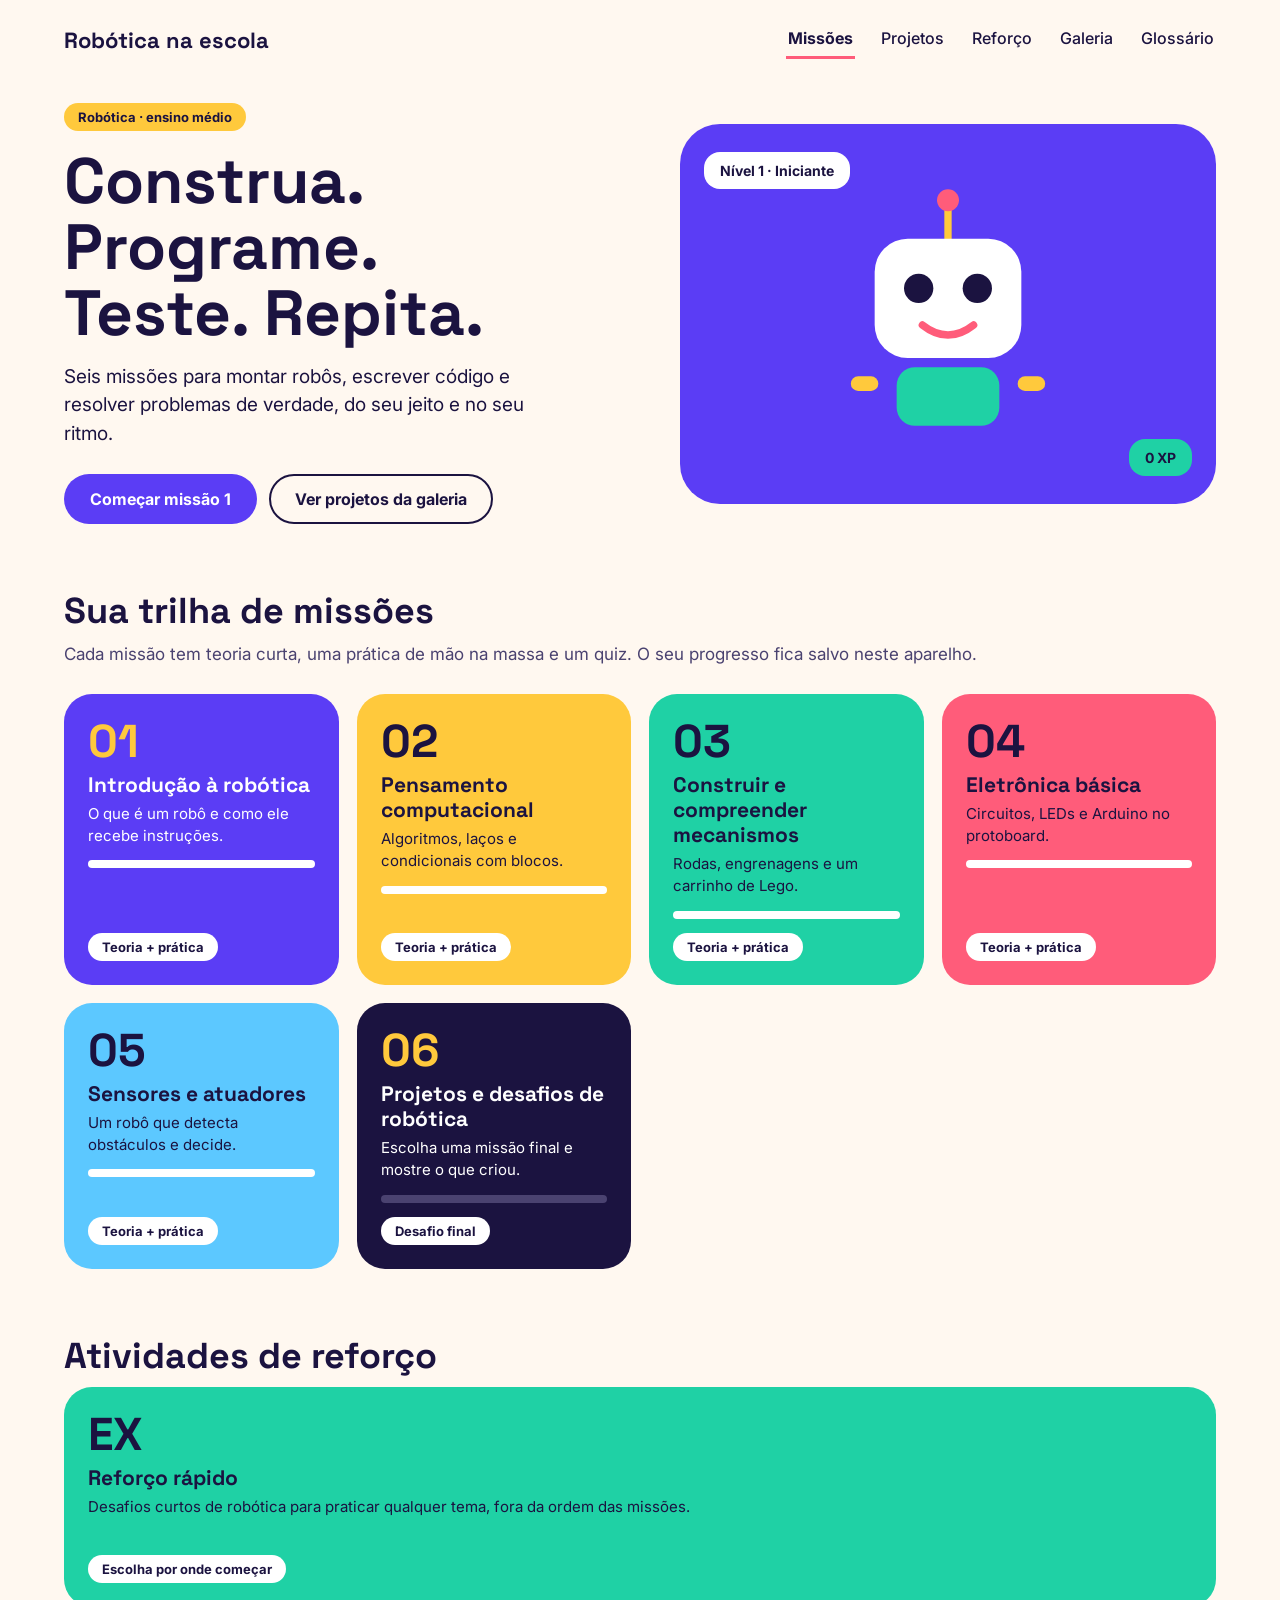
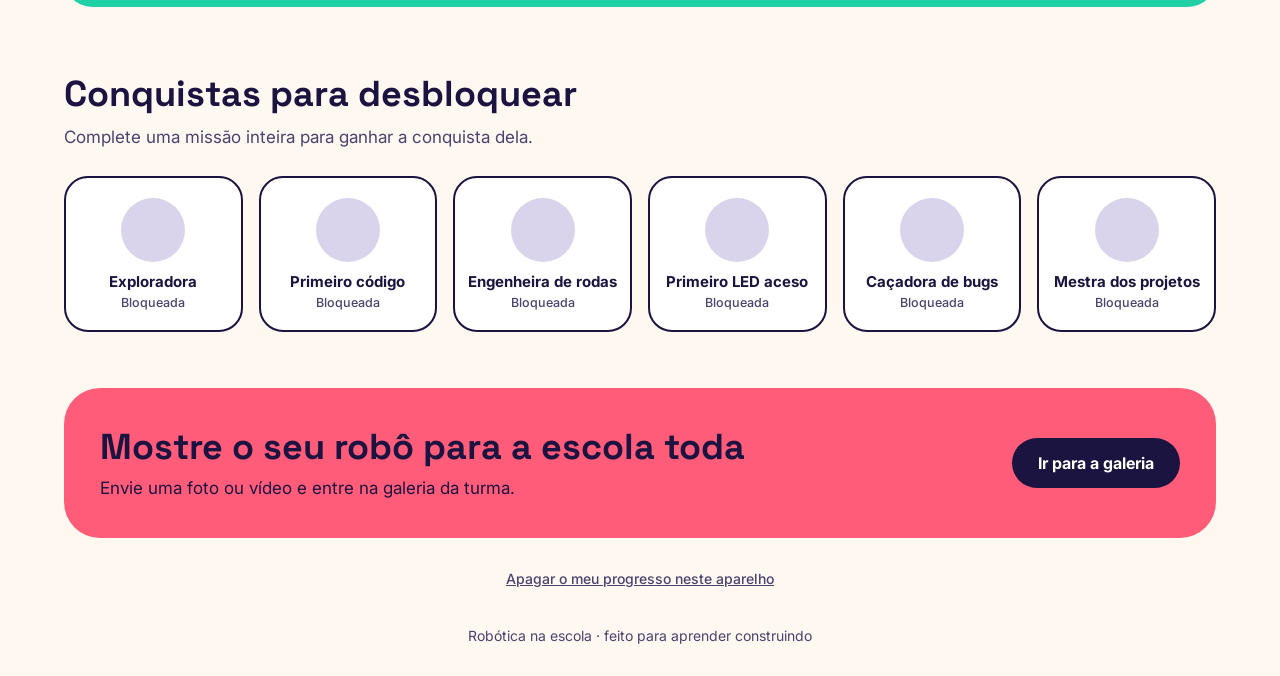
<file: index.html>
<!DOCTYPE html>
<html lang="pt-BR">
<head>
<meta charset="utf-8">
<meta name="viewport" content="width=device-width, initial-scale=1">
<title>Início | Robótica na escola</title>
<link rel="icon" href="img/favicon.svg" type="image/svg+xml">
<link href="https://fonts.googleapis.com/css2?family=Inter:wght@400;500;700&family=Space+Grotesk:wght@500;700&display=swap" rel="stylesheet">
<link rel="stylesheet" href="css/estilo.css">
</head>
<body>
<a class="pular" href="#conteudo">Pular para o conteúdo</a>
<div class="wrap">
<header class="cabecalho">
<a class="logo" href="index.html">Robótica na escola</a>
<nav aria-label="Principal">
<a href="index.html#trilha" aria-current="page">Missões</a>
<a href="modulo-6.html">Projetos</a>
<a href="modulo-extra.html">Reforço</a>
<a href="galeria.html">Galeria</a>
<a href="glossario.html">Glossário</a>
</nav>
</header>
<main id="conteudo">
<div class="hero">
<div class="hero-texto">
<span class="selo">Robótica · ensino médio</span>
<h1>Construa.<br>Programe.<br>Teste. Repita.</h1>
<p>Seis missões para montar robôs, escrever código e resolver problemas de verdade, do seu jeito e no seu ritmo.</p>
<div class="botoes">
<a class="btn btn-violeta" href="modulo-1.html">Começar missão 1</a>
<a class="btn btn-borda" href="galeria.html">Ver projetos da galeria</a>
</div>
</div>
<div class="hero-arte">
<svg class="robo" width="220" height="260" viewBox="0 0 240 280" aria-hidden="true">
<line x1="120" y1="20" x2="120" y2="58" stroke="#FFC93C" stroke-width="8" stroke-linecap="round"/>
<circle cx="120" cy="16" r="12" fill="#FF5C7A"/>
<rect x="40" y="58" width="160" height="130" rx="36" fill="#fff"/>
<circle cx="88" cy="112" r="16" fill="#1B1340"/><circle cx="152" cy="112" r="16" fill="#1B1340"/>
<path d="M92 152 Q120 174 148 152" stroke="#FF5C7A" stroke-width="8" fill="none" stroke-linecap="round"/>
<rect x="64" y="198" width="112" height="64" rx="20" fill="#1FD1A5"/>
<rect x="14" y="208" width="30" height="16" rx="8" fill="#FFC93C"/><rect x="196" y="208" width="30" height="16" rx="8" fill="#FFC93C"/>
</svg>
<span class="chip chip-a" id="nivel">Nível 1 · Iniciante</span>
<span class="chip chip-b" id="xp">0 XP</span>
</div>
</div>

<section id="trilha">
<h2>Sua trilha de missões</h2>
<p class="sub">Cada missão tem teoria curta, uma prática de mão na massa e um quiz. O seu progresso fica salvo neste aparelho.</p>
<div class="trilha">
<a class="card cor-violeta" href="modulo-1.html" data-modulo="1"><span class="num">01</span><h3>Introdução à robótica</h3><p>O que é um robô e como ele recebe instruções.</p><div class="mini" aria-hidden="true"><div></div></div><span class="tag">Teoria + prática</span></a>
<a class="card cor-amarelo" href="modulo-2.html" data-modulo="2"><span class="num">02</span><h3>Pensamento computacional</h3><p>Algoritmos, laços e condicionais com blocos.</p><div class="mini" aria-hidden="true"><div></div></div><span class="tag">Teoria + prática</span></a>
<a class="card cor-menta" href="modulo-3.html" data-modulo="3"><span class="num">03</span><h3>Construir e compreender mecanismos</h3><p>Rodas, engrenagens e um carrinho de Lego.</p><div class="mini" aria-hidden="true"><div></div></div><span class="tag">Teoria + prática</span></a>
<a class="card cor-coral" href="modulo-4.html" data-modulo="4"><span class="num">04</span><h3>Eletrônica básica</h3><p>Circuitos, LEDs e Arduino no protoboard.</p><div class="mini" aria-hidden="true"><div></div></div><span class="tag">Teoria + prática</span></a>
<a class="card cor-ceu" href="modulo-5.html" data-modulo="5"><span class="num">05</span><h3>Sensores e atuadores</h3><p>Um robô que detecta obstáculos e decide.</p><div class="mini" aria-hidden="true"><div></div></div><span class="tag">Teoria + prática</span></a>
<a class="card cor-noite" href="modulo-6.html" data-modulo="6"><span class="num">06</span><h3>Projetos e desafios de robótica</h3><p>Escolha uma missão final e mostre o que criou.</p><div class="mini" aria-hidden="true"><div></div></div><span class="tag">Desafio final</span></a>
</div>
</section>

<section class="secao-reforco">
<h2>Atividades de reforço</h2>
<a class="card card-reforco cor-menta" href="modulo-extra.html"><span class="num">EX</span><h3>Reforço rápido</h3><p>Desafios curtos de robótica para praticar qualquer tema, fora da ordem das missões.</p><span class="tag">Escolha por onde começar</span></a>
</section>

<section>
<h2>Conquistas para desbloquear</h2>
<p class="sub">Complete uma missão inteira para ganhar a conquista dela.</p>
<div class="conquistas">
<div class="badge" data-modulo="1" style="--c:#FFC93C"><i></i>Exploradora<small>Bloqueada</small></div>
<div class="badge" data-modulo="2" style="--c:#5B3DF5"><i></i>Primeiro código<small>Bloqueada</small></div>
<div class="badge" data-modulo="3" style="--c:#1FD1A5"><i></i>Engenheira de rodas<small>Bloqueada</small></div>
<div class="badge" data-modulo="4" style="--c:#FF5C7A"><i></i>Primeiro LED aceso<small>Bloqueada</small></div>
<div class="badge" data-modulo="5" style="--c:#5CC8FF"><i></i>Caçadora de bugs<small>Bloqueada</small></div>
<div class="badge" data-modulo="6" style="--c:#1B1340"><i></i>Mestra dos projetos<small>Bloqueada</small></div>
</div>
</section>

<div class="cta">
<div>
<h2>Mostre o seu robô para a escola toda</h2>
<p>Envie uma foto ou vídeo e entre na galeria da turma.</p>
</div>
<a class="btn btn-noite" href="galeria.html">Ir para a galeria</a>
</div>
<p class="reset"><button type="button" id="reiniciar" class="btn-link">Apagar o meu progresso neste aparelho</button></p>
</main>
<footer class="rodape-site">Robótica na escola · feito para aprender construindo</footer>
</div>
<script src="js/script.js"></script>
</body>
</html>
</file>
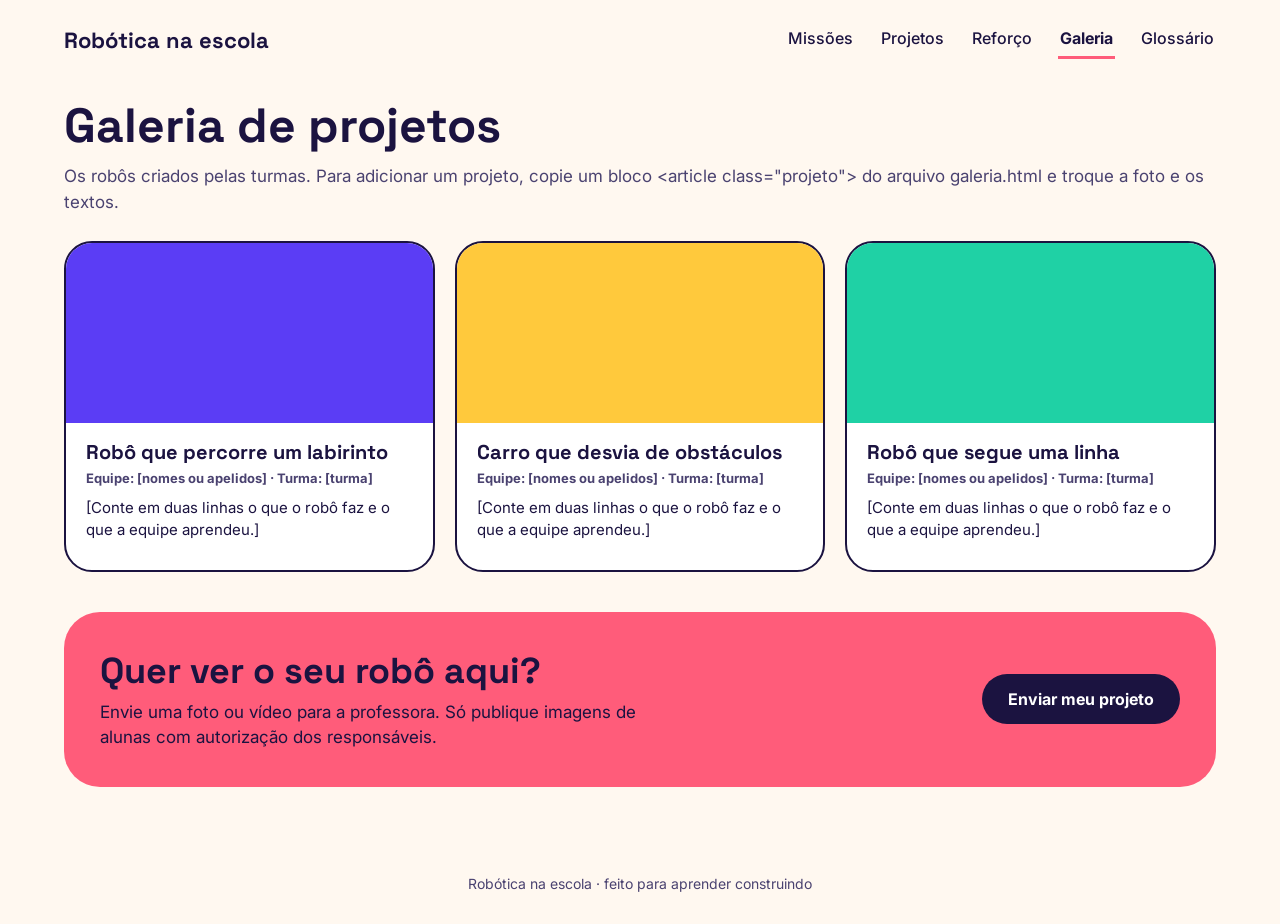
<file: galeria.html>
<!DOCTYPE html>
<html lang="pt-BR">
<head>
<meta charset="utf-8">
<meta name="viewport" content="width=device-width, initial-scale=1">
<title>Galeria | Robótica na escola</title>
<link rel="icon" href="img/favicon.svg" type="image/svg+xml">
<link href="https://fonts.googleapis.com/css2?family=Inter:wght@400;500;700&family=Space+Grotesk:wght@500;700&display=swap" rel="stylesheet">
<link rel="stylesheet" href="css/estilo.css">
</head>
<body>
<a class="pular" href="#conteudo">Pular para o conteúdo</a>
<div class="wrap">
<header class="cabecalho">
<a class="logo" href="index.html">Robótica na escola</a>
<nav aria-label="Principal">
<a href="index.html#trilha">Missões</a>
<a href="modulo-6.html">Projetos</a>
<a href="modulo-extra.html">Reforço</a>
<a href="galeria.html" aria-current="page">Galeria</a>
<a href="glossario.html">Glossário</a>
</nav>
</header>
<main id="conteudo">
<section class="miolo">
<h1 class="titulo-pagina">Galeria de projetos</h1>
<p class="sub">Os robôs criados pelas turmas. Para adicionar um projeto, copie um bloco &lt;article class="projeto"&gt; do arquivo galeria.html e troque a foto e os textos.</p>
<div class="galeria">
<article class="projeto">
<div class="foto" style="background:#5B3DF5" role="img" aria-label="Espaço para a foto do projeto"></div>
<h3>Robô que percorre um labirinto</h3>
<p class="autoras">Equipe: [nomes ou apelidos] · Turma: [turma]</p>
<p>[Conte em duas linhas o que o robô faz e o que a equipe aprendeu.]</p>
</article>
<article class="projeto">
<div class="foto" style="background:#FFC93C" role="img" aria-label="Espaço para a foto do projeto"></div>
<h3>Carro que desvia de obstáculos</h3>
<p class="autoras">Equipe: [nomes ou apelidos] · Turma: [turma]</p>
<p>[Conte em duas linhas o que o robô faz e o que a equipe aprendeu.]</p>
</article>
<article class="projeto">
<div class="foto" style="background:#1FD1A5" role="img" aria-label="Espaço para a foto do projeto"></div>
<h3>Robô que segue uma linha</h3>
<p class="autoras">Equipe: [nomes ou apelidos] · Turma: [turma]</p>
<p>[Conte em duas linhas o que o robô faz e o que a equipe aprendeu.]</p>
</article>
</div>
<div class="cta">
<div>
<h2>Quer ver o seu robô aqui?</h2>
<p>Envie uma foto ou vídeo para a professora. Só publique imagens de alunas com autorização dos responsáveis.</p>
</div>
<!-- Troque COLE-AQUI-O-LINK-DO-FORMULARIO pelo link de um Google Forms de envio de projetos -->
<a class="btn btn-noite" href="COLE-AQUI-O-LINK-DO-FORMULARIO">Enviar meu projeto</a>
</div>
</section>
</main>
<footer class="rodape-site">Robótica na escola · feito para aprender construindo</footer>
</div>
<script src="js/script.js"></script>
</body>
</html>
</file>
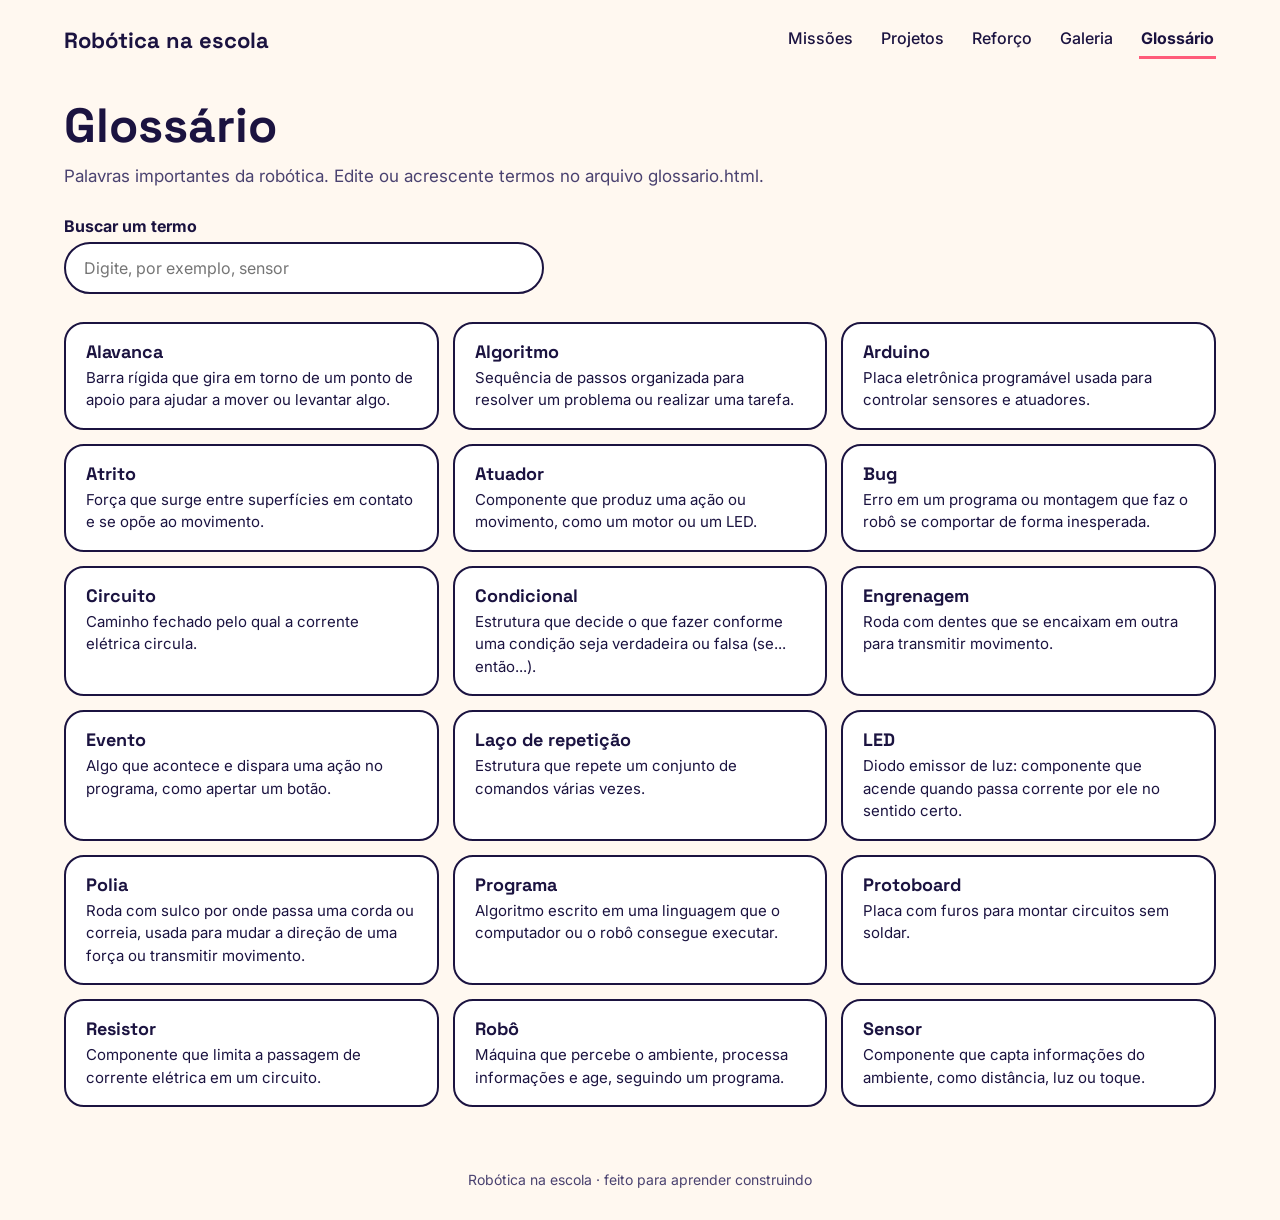
<file: glossario.html>
<!DOCTYPE html>
<html lang="pt-BR">
<head>
<meta charset="utf-8">
<meta name="viewport" content="width=device-width, initial-scale=1">
<title>Glossário | Robótica na escola</title>
<link rel="icon" href="img/favicon.svg" type="image/svg+xml">
<link href="https://fonts.googleapis.com/css2?family=Inter:wght@400;500;700&family=Space+Grotesk:wght@500;700&display=swap" rel="stylesheet">
<link rel="stylesheet" href="css/estilo.css">
</head>
<body>
<a class="pular" href="#conteudo">Pular para o conteúdo</a>
<div class="wrap">
<header class="cabecalho">
<a class="logo" href="index.html">Robótica na escola</a>
<nav aria-label="Principal">
<a href="index.html#trilha">Missões</a>
<a href="modulo-6.html">Projetos</a>
<a href="modulo-extra.html">Reforço</a>
<a href="galeria.html">Galeria</a>
<a href="glossario.html" aria-current="page">Glossário</a>
</nav>
</header>
<main id="conteudo">
<section class="miolo">
<h1 class="titulo-pagina">Glossário</h1>
<p class="sub">Palavras importantes da robótica. Edite ou acrescente termos no arquivo glossario.html.</p>
<label for="busca" class="rotulo-busca">Buscar um termo</label>
<input type="search" id="busca" placeholder="Digite, por exemplo, sensor">
<p id="sem-resultado" hidden>Nenhum termo encontrado.</p>
<dl class="lista-termos" id="termos">
<div class="termo"><dt>Alavanca</dt><dd>Barra rígida que gira em torno de um ponto de apoio para ajudar a mover ou levantar algo.</dd></div>
<div class="termo"><dt>Algoritmo</dt><dd>Sequência de passos organizada para resolver um problema ou realizar uma tarefa.</dd></div>
<div class="termo"><dt>Arduino</dt><dd>Placa eletrônica programável usada para controlar sensores e atuadores.</dd></div>
<div class="termo"><dt>Atrito</dt><dd>Força que surge entre superfícies em contato e se opõe ao movimento.</dd></div>
<div class="termo"><dt>Atuador</dt><dd>Componente que produz uma ação ou movimento, como um motor ou um LED.</dd></div>
<div class="termo"><dt>Bug</dt><dd>Erro em um programa ou montagem que faz o robô se comportar de forma inesperada.</dd></div>
<div class="termo"><dt>Circuito</dt><dd>Caminho fechado pelo qual a corrente elétrica circula.</dd></div>
<div class="termo"><dt>Condicional</dt><dd>Estrutura que decide o que fazer conforme uma condição seja verdadeira ou falsa (se... então...).</dd></div>
<div class="termo"><dt>Engrenagem</dt><dd>Roda com dentes que se encaixam em outra para transmitir movimento.</dd></div>
<div class="termo"><dt>Evento</dt><dd>Algo que acontece e dispara uma ação no programa, como apertar um botão.</dd></div>
<div class="termo"><dt>Laço de repetição</dt><dd>Estrutura que repete um conjunto de comandos várias vezes.</dd></div>
<div class="termo"><dt>LED</dt><dd>Diodo emissor de luz: componente que acende quando passa corrente por ele no sentido certo.</dd></div>
<div class="termo"><dt>Polia</dt><dd>Roda com sulco por onde passa uma corda ou correia, usada para mudar a direção de uma força ou transmitir movimento.</dd></div>
<div class="termo"><dt>Programa</dt><dd>Algoritmo escrito em uma linguagem que o computador ou o robô consegue executar.</dd></div>
<div class="termo"><dt>Protoboard</dt><dd>Placa com furos para montar circuitos sem soldar.</dd></div>
<div class="termo"><dt>Resistor</dt><dd>Componente que limita a passagem de corrente elétrica em um circuito.</dd></div>
<div class="termo"><dt>Robô</dt><dd>Máquina que percebe o ambiente, processa informações e age, seguindo um programa.</dd></div>
<div class="termo"><dt>Sensor</dt><dd>Componente que capta informações do ambiente, como distância, luz ou toque.</dd></div>
</dl>
</section>
</main>
<footer class="rodape-site">Robótica na escola · feito para aprender construindo</footer>
</div>
<script src="js/script.js"></script>
</body>
</html>
</file>
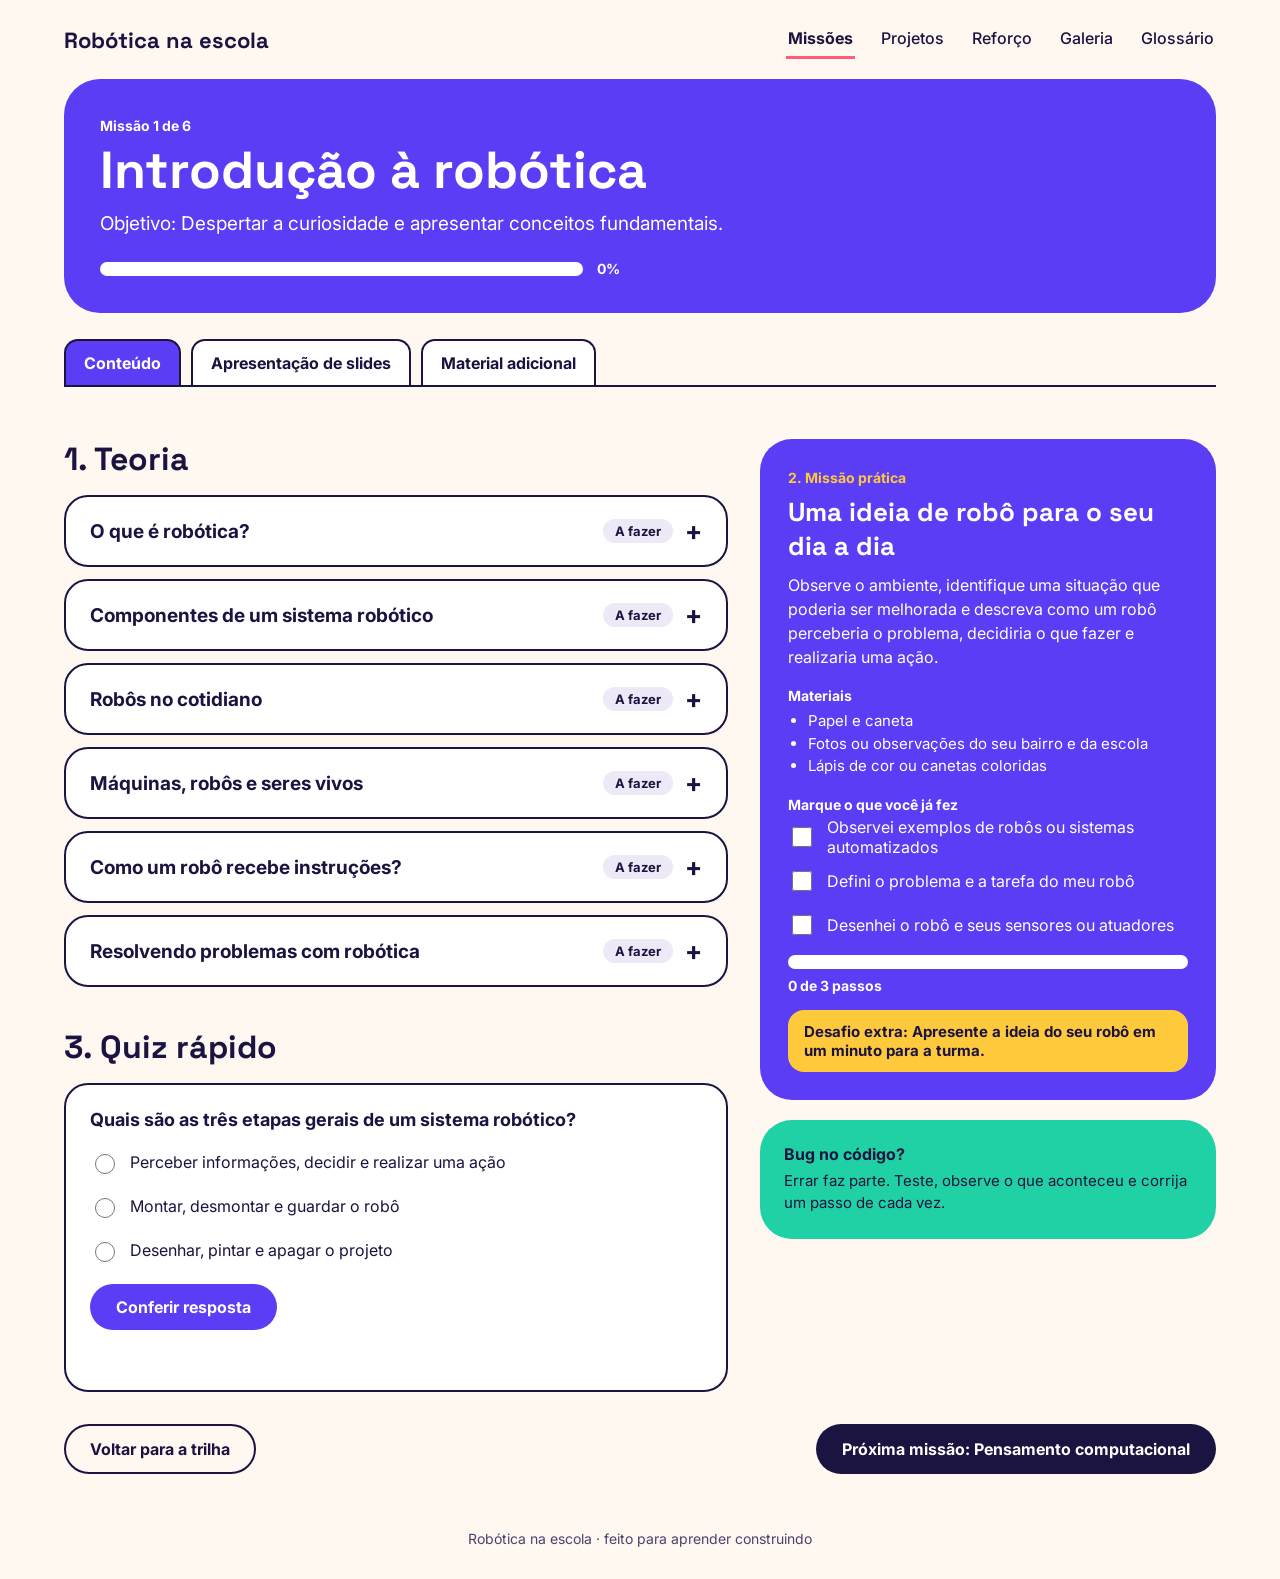
<file: modulo-1.html>
<!DOCTYPE html>
<html lang="pt-BR">
<head>
<meta charset="utf-8">
<meta name="viewport" content="width=device-width, initial-scale=1">
<title>Introdução à robótica | Robótica na escola</title>
<link rel="icon" href="img/favicon.svg" type="image/svg+xml">
<link href="https://fonts.googleapis.com/css2?family=Inter:wght@400;500;700&family=Space+Grotesk:wght@500;700&display=swap" rel="stylesheet">
<link rel="stylesheet" href="css/estilo.css">
</head>
<body class="pagina-modulo" data-modulo="1">
<a class="pular" href="#conteudo">Pular para o conteúdo</a>
<div class="wrap">
<header class="cabecalho">
<a class="logo" href="index.html">Robótica na escola</a>
<nav aria-label="Principal">
<a href="index.html#trilha" aria-current="page">Missões</a>
<a href="modulo-6.html">Projetos</a>
<a href="modulo-extra.html">Reforço</a>
<a href="galeria.html">Galeria</a>
<a href="glossario.html">Glossário</a>
</nav>
</header>
<main id="conteudo">
<div class="topo-modulo cor-violeta">
<span class="missao">Missão 1 de 6</span>
<h1>Introdução à robótica</h1>
<p>Objetivo: Despertar a curiosidade e apresentar conceitos fundamentais.</p>
<div class="barra-linha">
<div class="barra" role="progressbar" aria-label="Progresso da missão" aria-valuemin="0" aria-valuemax="100" aria-valuenow="0" id="barra-modulo"><div id="prog-modulo" style="width:0%"></div></div>
<span id="prog-texto">0%</span>
</div>
</div>
<div class="abas-modulo" role="tablist" aria-label="Conteúdo da missão">
<button type="button" class="aba-modulo ativa" role="tab" aria-selected="true" data-aba="conteudo">Conteúdo</button>
<button type="button" class="aba-modulo" role="tab" aria-selected="false" data-aba="slides">Apresentação de slides</button>
<button type="button" class="aba-modulo" role="tab" aria-selected="false" data-aba="material">Material adicional</button>
</div>
<div id="painel-conteudo" class="painel-aba" role="tabpanel">
<div class="layout">
<div class="principal">
<h2>1. Teoria</h2>
<details data-tema="0">
<summary>O que é robótica?<span class="estado">A fazer</span></summary>
<div class="conteudo">
<p>Robótica é uma área do conhecimento que envolve o projeto e a construção de máquinas capazes de perceber informações, processar dados e realizar ações no ambiente. Ela combina mecânica, eletrônica, programação e sistemas de controle.</p>
<p>Um robô pode realizar movimentos, transportar objetos, medir informações ou tomar decisões simples. Nem todas as máquinas são robôs: para ser considerada robótica, uma máquina normalmente utiliza sensores e um programa que orienta suas ações.</p>
<div class="dica"><b>Pense em uma situação:</b> um ventilador liga e desliga manualmente. Já um ventilador conectado a um sensor de temperatura pode decidir sozinho quando deve funcionar.</div>
<button type="button" class="concluir">Marcar como concluído</button>
</div>
</details>
<details data-tema="1">
<summary>Componentes de um sistema robótico<span class="estado">A fazer</span></summary>
<div class="conteudo">
<p>Um sistema robótico reúne diferentes partes que trabalham juntas: a estrutura mantém as peças organizadas; os sensores coletam informações; o processador interpreta os dados; o programa define as decisões; e os atuadores realizam ações.</p>
<p>Podemos resumir esse funcionamento em três etapas: o robô recebe uma entrada, processa essa informação e produz uma saída. Um sensor pode detectar um obstáculo, o programa decide afastar o robô e um motor faz a estrutura se mover.</p>
<div class="dica"><b>Entrada, processamento e saída:</b> observar → decidir → agir.</div>
<button type="button" class="concluir">Marcar como concluído</button>
</div>
</details>
<details data-tema="2">
<summary>Robôs no cotidiano<span class="estado">A fazer</span></summary>
<div class="conteudo">
<p>Robôs e sistemas automatizados aparecem em diversos lugares, embora nem sempre tenham forma humana. Eles podem trabalhar em fábricas, hospitais, casas, transportes, agricultura, lojas e ambientes urbanos.</p>
<p>Alguns são utilizados para repetir tarefas com precisão, transportar objetos, aspirar ambientes, auxiliar cirurgias ou controlar equipamentos. Outros são usados para tornar processos mais seguros e eficientes.</p>
<div class="dica"><b>Observe ao seu redor:</b> um sistema automatizado existe quando algo recebe informações do ambiente e reage de acordo com um conjunto de regras.</div>
<button type="button" class="concluir">Marcar como concluído</button>
</div>
</details>
<details data-tema="3">
<summary>Máquinas, robôs e seres vivos<span class="estado">A fazer</span></summary>
<div class="conteudo">
<p>Máquinas são equipamentos projetados para realizar movimentos ou trabalhos. Elas podem funcionar por meio de energia elétrica, hidráulica, mecânica ou humana. Nem todas possuem sensores ou capacidade de tomar decisões.</p>
<p>Robôs são sistemas construídos pelo ser humano para executar tarefas a partir de informações e instruções. Quando imitam movimentos humanos ou animais, estão apenas reproduzindo características externas, pois não possuem consciência ou sentimentos.</p>
<p>Os seres vivos apresentam metabolismo, crescimento e processos biológicos próprios. Embora possam aprender e se adaptar ao ambiente, os robôs dependem de programas, componentes eletrônicos e fontes de energia criados pelas pessoas.</p>
<div class="dica"><b>Use a comparação:</b> uma tesoura corta, uma máquina automática corta ao receber comandos e uma pessoa decide como e por que realizar o corte.</div>
<button type="button" class="concluir">Marcar como concluído</button>
</div>
</details>
<details data-tema="4">
<summary>Como um robô recebe instruções?<span class="estado">A fazer</span></summary>
<div class="conteudo">
<p>Um robô recebe instruções por meio de um programa. Esse programa contém uma sequência organizada de comandos que indica o que o robô deve fazer em determinadas situações.</p>
<p>As instruções podem ser executadas em sequência, repetidas várias vezes ou escolhidas por meio de condicionais. Por exemplo, um robô pode seguir em frente enquanto não detectar um obstáculo e mudar de direção quando o sensor identificar algo próximo.</p>
<div class="dica"><b>Importante:</b> um robô não adivinha o que fazer. Cada comportamento precisa ser definido em instruções claras e testado durante o desenvolvimento.</div>
<button type="button" class="concluir">Marcar como concluído</button>
</div>
</details>
<details data-tema="5">
<summary>Resolvendo problemas com robótica<span class="estado">A fazer</span></summary>
<div class="conteudo">
<p>Construir um robô começa pela compreensão do problema. É necessário identificar a situação, definir a tarefa que o robô realizará e estabelecer quais informações serão observadas pelo sistema.</p>
<p>Depois, o problema pode ser dividido em partes menores. Uma possível sequência é entender o problema, planejar uma solução, escolher os componentes, programar o comportamento, montar o sistema e realizar testes.</p>
<p>Os testes permitem descobrir erros e melhorar a solução. Esse processo pode ser repetido várias vezes até que o robô cumpra o objetivo esperado.</p>
<div class="dica"><b>Estratégia:</b> explicar o problema em poucas palavras, representar a solução em etapas e testar uma parte de cada vez.</div>
<button type="button" class="concluir">Marcar como concluído</button>
</div>
</details>

<h2 class="espaco">3. Quiz rápido</h2>
<div class="quiz">
<p class="pergunta" id="pergunta">Quais são as três etapas gerais de um sistema robótico?</p>
<div role="radiogroup" aria-labelledby="pergunta">
<label class="opcao"><input type="radio" name="q" data-certo="sim">Perceber informações, decidir e realizar uma ação</label>
<label class="opcao"><input type="radio" name="q">Montar, desmontar e guardar o robô</label>
<label class="opcao"><input type="radio" name="q">Desenhar, pintar e apagar o projeto</label>
</div>
<button type="button" id="conferir">Conferir resposta</button>
<p id="resposta" role="status" aria-live="polite"></p>
</div>
</div>
<aside class="lateral">
<div class="pratica">
<span class="rotulo">2. Missão prática</span>
<h3>Uma ideia de robô para o seu dia a dia</h3>
<p>Observe o ambiente, identifique uma situação que poderia ser melhorada e descreva como um robô perceberia o problema, decidiria o que fazer e realizaria uma ação.</p>
<span class="sub">Materiais</span>
<ul class="lista"><li>Papel e caneta</li><li>Fotos ou observações do seu bairro e da escola</li><li>Lápis de cor ou canetas coloridas</li></ul>
<span class="sub">Marque o que você já fez</span>
<label class="opcao"><input type="checkbox" class="passo" data-i="0">Observei exemplos de robôs ou sistemas automatizados</label>
<label class="opcao"><input type="checkbox" class="passo" data-i="1">Defini o problema e a tarefa do meu robô</label>
<label class="opcao"><input type="checkbox" class="passo" data-i="2">Desenhei o robô e seus sensores ou atuadores</label>
<div class="barra barra-pratica" aria-hidden="true"><div id="prog-pratica" style="width:0%"></div></div>
<span class="sub" id="contagem" aria-live="polite">0 de 3 passos</span>
<div class="extra">Desafio extra: Apresente a ideia do seu robô em um minuto para a turma.</div>
</div>
<div class="bug">
<b>Bug no código?</b>
<p>Errar faz parte. Teste, observe o que aconteceu e corrija um passo de cada vez.</p>
</div>
</aside>
</div>
</div>

<section id="painel-slides" class="painel-aba painel-slides" role="tabpanel" hidden>
<h2>Apresentação da missão</h2>
<div class="visualizador-slides"><iframe src="materiais/Aula_01_Introducao_a_Robotica_ES920.pdf#view=FitH" title="Apresentação da missão 1" type="application/pdf"></iframe></div>
</section>

<section id="painel-material" class="painel-aba painel-material" role="tabpanel" hidden>
<h2>Materiais adicionais</h2>
<p>Baixe os arquivos desta missão para consultar ou completar as atividades.</p>
<div class="lista-downloads">
<a class="card-download" href="materiais/Aula_01_Introducao_a_Robotica_ES920.pdf" download>
<span class="arquivo">PDF</span><span class="descricao"><strong>Apresentação da aula</strong><small>Slides da missão 1</small></span>
</a>
<a class="card-download" href="materiais/Guia_das_Facilitadoras_Aula_01.pdf" download>
<span class="arquivo">PDF</span><span class="descricao"><strong>Guia das facilitadoras</strong><small>Orientações para conduzir a aula</small></span>
</a>
<a class="card-download" href="materiais/Ficha_das_Inventoras_Aula_01.pdf" download>
<span class="arquivo">PDF</span><span class="descricao"><strong>Ficha das inventoras</strong><small>Atividades da missão 1</small></span>
</a>
</div>
</section>
<div class="rodape-modulo">
<a class="btn btn-borda" href="index.html#trilha">Voltar para a trilha</a>
<a class="btn btn-noite" href="modulo-2.html">Próxima missão: Pensamento computacional</a>
</div>
</main>
<footer class="rodape-site">Robótica na escola · feito para aprender construindo</footer>
</div>
<script src="js/script.js"></script>
</body>
</html>
</file>
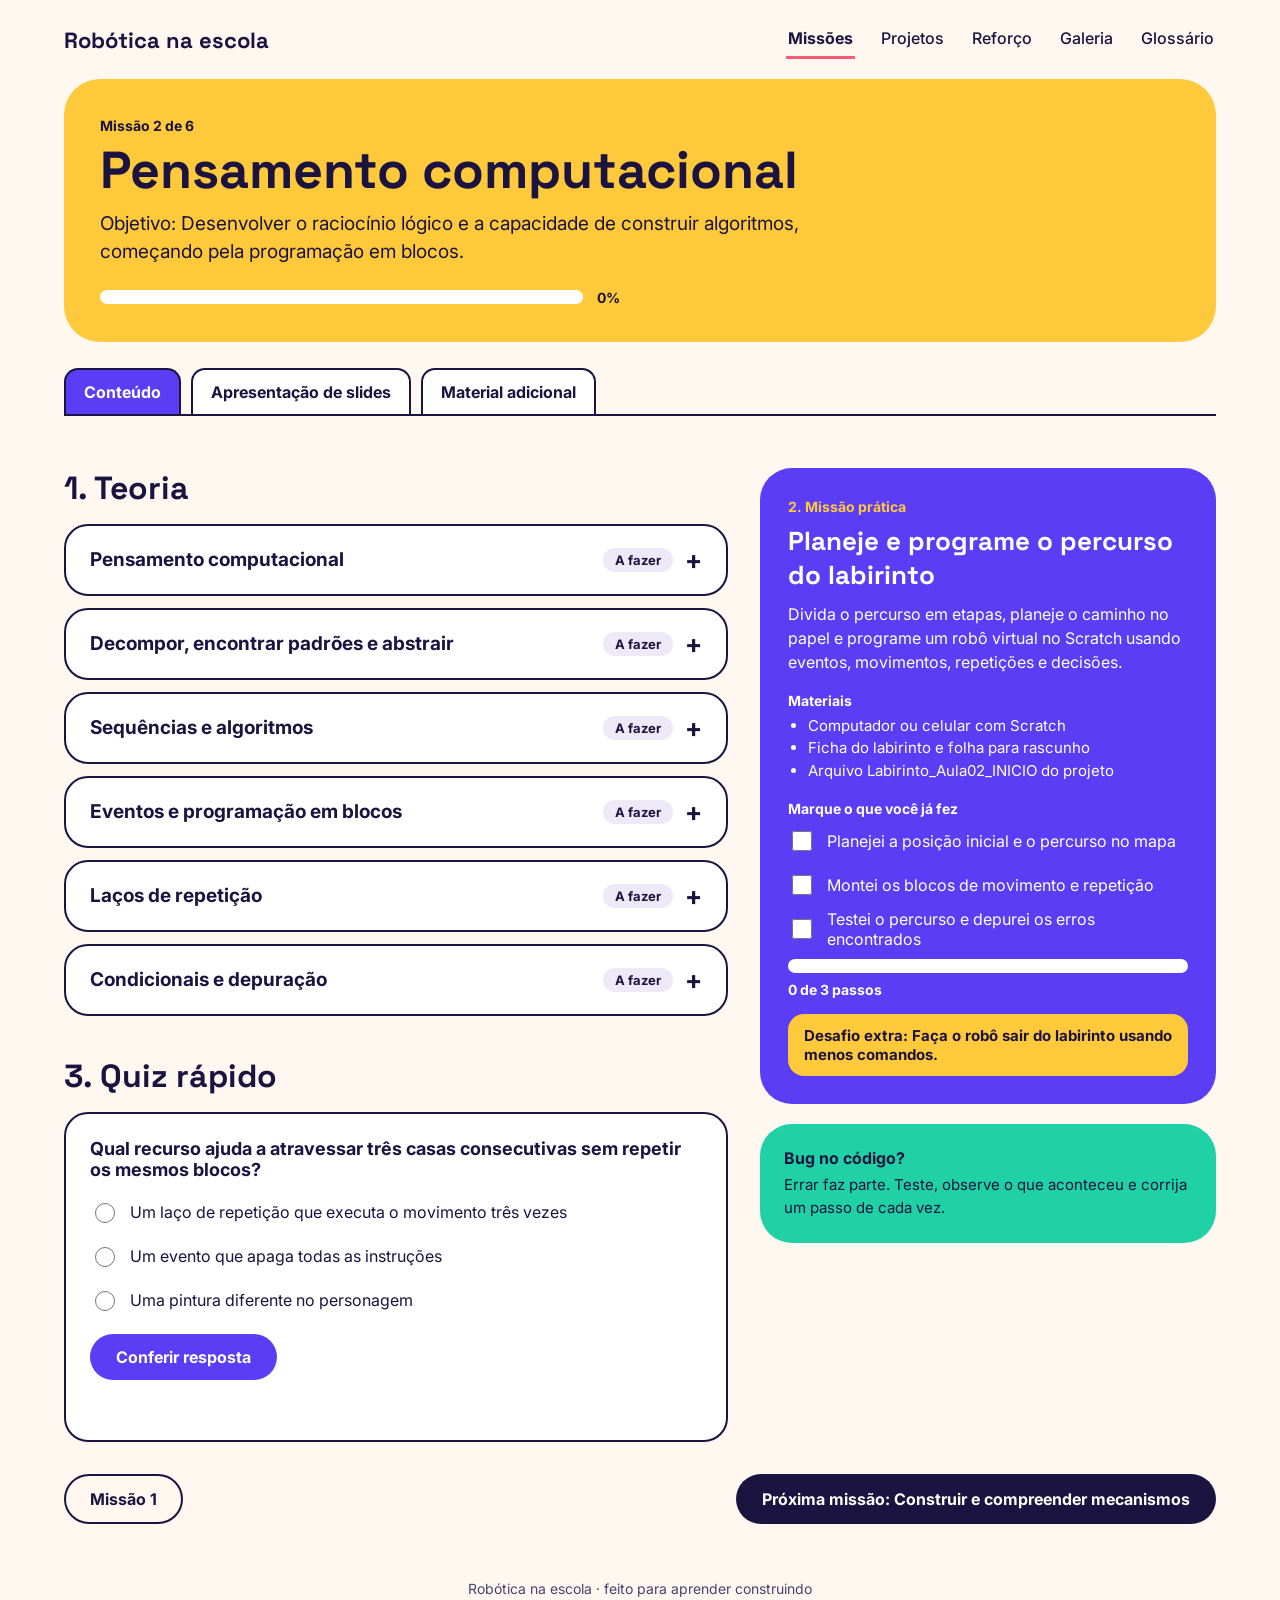
<file: modulo-2.html>
<!DOCTYPE html>
<html lang="pt-BR">
<head>
<meta charset="utf-8">
<meta name="viewport" content="width=device-width, initial-scale=1">
<title>Pensamento computacional | Robótica na escola</title>
<link rel="icon" href="img/favicon.svg" type="image/svg+xml">
<link href="https://fonts.googleapis.com/css2?family=Inter:wght@400;500;700&family=Space+Grotesk:wght@500;700&display=swap" rel="stylesheet">
<link rel="stylesheet" href="css/estilo.css">
</head>
<body class="pagina-modulo" data-modulo="2">
<a class="pular" href="#conteudo">Pular para o conteúdo</a>
<div class="wrap">
<header class="cabecalho">
<a class="logo" href="index.html">Robótica na escola</a>
<nav aria-label="Principal">
<a href="index.html#trilha" aria-current="page">Missões</a>
<a href="modulo-6.html">Projetos</a>
<a href="modulo-extra.html">Reforço</a>
<a href="galeria.html">Galeria</a>
<a href="glossario.html">Glossário</a>
</nav>
</header>
<main id="conteudo">
<div class="topo-modulo cor-amarelo">
<span class="missao">Missão 2 de 6</span>
<h1>Pensamento computacional</h1>
<p>Objetivo: Desenvolver o raciocínio lógico e a capacidade de construir algoritmos, começando pela programação em blocos.</p>
<div class="barra-linha">
<div class="barra" role="progressbar" aria-label="Progresso da missão" aria-valuemin="0" aria-valuemax="100" aria-valuenow="0" id="barra-modulo"><div id="prog-modulo" style="width:0%"></div></div>
<span id="prog-texto">0%</span>
</div>
</div>
<div class="abas-modulo" role="tablist" aria-label="Conteúdo da missão">
<button type="button" class="aba-modulo ativa" role="tab" aria-selected="true" data-aba="conteudo">Conteúdo</button>
<button type="button" class="aba-modulo" role="tab" aria-selected="false" data-aba="slides">Apresentação de slides</button>
<button type="button" class="aba-modulo" role="tab" aria-selected="false" data-aba="material">Material adicional</button>
</div>
<div id="painel-conteudo" class="painel-aba" role="tabpanel">
<div class="layout">
<div class="principal">
<h2>1. Teoria</h2>
<details data-tema="0">
<summary>Pensamento computacional<span class="estado">A fazer</span></summary>
<div class="conteudo">
<p>Pensamento computacional é um conjunto de estratégias para organizar problemas e explicar soluções de forma clara. Antes de programar, precisamos compreender a situação e separar o que é importante do que pode ser deixado de lado.</p>
<p>Para planejar uma rota no labirinto, por exemplo, podemos dividir o percurso em partes menores, localizar padrões, abstrair a informação essencial e transformar a solução em passos testáveis. Essas estratégias também podem ser usadas fora da programação.</p>
<div class="dica"><b>Quatro ideias:</b> decompor, reconhecer padrões, focar no essencial e criar instruções.</div>
<button type="button" class="concluir">Marcar como concluído</button>
</div>
</details>
<details data-tema="1">
<summary>Decompor, encontrar padrões e abstrair<span class="estado">A fazer</span></summary>
<div class="conteudo">
<p>Decompor significa dividir uma tarefa grande em partes menores e mais fáceis de resolver. Atraversar um labirinto pode começar pelas tarefas de localizar a saída, escolher uma direção, avançar, virar e conferir a chegada.</p>
<p>Um padrão aparece quando uma ação se repete. Se o caminho avança três casas para a direita, podemos registrar esse movimento uma vez e descobrir como repeti-lo sem copiar cada bloco.</p>
<p>Abstrair é identificar quais informações são essenciais para a solução. Em um labirinto, a posição e a direção do robô são importantes, mas a cor do capacete pode não alterar o percurso.</p>
<div class="dica"><b>Pense no problema:</b> quais partes podem ser resolvidas separadamente e quais informações realmente fazem diferença?</div>
<button type="button" class="concluir">Marcar como concluído</button>
</div>
</details>
<details data-tema="2">
<summary>Sequências e algoritmos<span class="estado">A fazer</span></summary>
<div class="conteudo">
<p>Uma sequência é uma ordem organizada de instruções. Os comandos precisam aparecer na posição correta, pois mudar a ordem pode alterar o resultado. Assim como uma receita ou uma orientação passo a passo, o robô segue as ações da forma como foram definidas.</p>
<p>Um algoritmo é uma sequência de instruções que resolve um problema ou descreve uma tarefa. Ele deve utilizar comandos claros e precisos. “Avance duas casas” é uma instrução mais clara que “vá para lá”.</p>
<p>Antes de montar o programa em blocos, vale planejar o caminho no papel e escrever as ações em ordem. Essa antecipação ajuda a enxergar erros e organizar o raciocínio.</p>
<div class="dica"><b>Algoritmo bom:</b> começa em uma posição conhecida, usa instruções claras e termina em um resultado verificável.</div>
<button type="button" class="concluir">Marcar como concluído</button>
</div>
</details>
<details data-tema="3">
<summary>Eventos e programação em blocos<span class="estado">A fazer</span></summary>
<div class="conteudo">
<p>Na programação em blocos, cada bloco representa uma ação, um evento, uma repetição ou um teste. Os blocos são organizados em categorias e unidos em uma área de programa, formando a sequência que o robô irá executar.</p>
<p>Um evento é um acontecimento que inicia ou ativa uma parte do programa. No Scratch, por exemplo, clicar na bandeira verde pode ser usado como sinal para começar o percurso no labirinto.</p>
<p>Antes de testar, o programa precisa estar conectado a um início e o personagem precisa ter uma posição inicial reproduzível. Depois, a bandeira verde inicia a execução e o palco permite observar o que aconteceu.</p>
<div class="dica"><b>Nesta missão:</b> a paleta apresenta os blocos disponíveis, a área de programa organiza as instruções e o palco mostra o robô em ação.</div>
<button type="button" class="concluir">Marcar como concluído</button>
</div>
</details>
<details data-tema="4">
<summary>Laços de repetição<span class="estado">A fazer</span></summary>
<div class="conteudo">
<p>Um laço de repetição executa o mesmo bloco de comandos várias vezes sem precisar copiá-lo uma vez para cada movimento. Isso deixa o programa mais curto, organizado e fácil de corrigir.</p>
<p>Se o robô precisa avançar três casas, por exemplo, um laço pode reunir o movimento dentro da estrutura de repetição. Assim, é possível alterar o número de repetições em um único lugar.</p>
<p>Usar menos blocos nem sempre significa resolver o problema corretamente. O laço precisa repetir exatamente a quantidade certa de vezes e executar os movimentos na ordem adequada.</p>
<div class="dica"><b>Experimente:</b> identifique o menor bloco de ações que se repete e observe quantas vezes ele deve ser executado.</div>
<button type="button" class="concluir">Marcar como concluído</button>
</div>
</details>
<details data-tema="5">
<summary>Condicionais e depuração<span class="estado">A fazer</span></summary>
<div class="conteudo">
<p>Uma condicional permite que o programa tome decisões. Ela funciona com uma estrutura do tipo “se a condição acontece, faça uma ação”. Por exemplo, o robô pode avançar quando o caminho está livre e dizer que chegou ao final.</p>
<p>Na prática do labirinto, é importante comparar o resultado esperado com o resultado observado. O robô pode não sair do lugar, andar demais ou seguir na direção errada. Cada diferença pode indicar um problema em um bloco, uma conexão ou uma repetição.</p>
<p>Depurar significa investigar e corrigir um erro. A solução não precisa ser encontrada de uma vez: teste uma parte, observe o comportamento, ajuste os blocos e execute novamente.</p>
<div class="dica"><b>Trabalho em equipe:</b> o guia sugere alternar funções entre leitura do mapa, montagem dos blocos e testes, argumentando sobre cada ajuste.</div>
<button type="button" class="concluir">Marcar como concluído</button>
</div>
</details>

<h2 class="espaco">3. Quiz rápido</h2>
<div class="quiz">
<p class="pergunta" id="pergunta">Qual recurso ajuda a atravessar três casas consecutivas sem repetir os mesmos blocos?</p>
<div role="radiogroup" aria-labelledby="pergunta">
<label class="opcao"><input type="radio" name="q" data-certo="sim">Um laço de repetição que executa o movimento três vezes</label>
<label class="opcao"><input type="radio" name="q">Um evento que apaga todas as instruções</label>
<label class="opcao"><input type="radio" name="q">Uma pintura diferente no personagem</label>
</div>
<button type="button" id="conferir">Conferir resposta</button>
<p id="resposta" role="status" aria-live="polite"></p>
</div>
</div>
<aside class="lateral">
<div class="pratica">
<span class="rotulo">2. Missão prática</span>
<h3>Planeje e programe o percurso do labirinto</h3>
<p>Divida o percurso em etapas, planeje o caminho no papel e programe um robô virtual no Scratch usando eventos, movimentos, repetições e decisões.</p>
<span class="sub">Materiais</span>
<ul class="lista"><li>Computador ou celular com Scratch</li><li>Ficha do labirinto e folha para rascunho</li><li>Arquivo Labirinto_Aula02_INICIO do projeto</li></ul>
<span class="sub">Marque o que você já fez</span>
<label class="opcao"><input type="checkbox" class="passo" data-i="0">Planejei a posição inicial e o percurso no mapa</label>
<label class="opcao"><input type="checkbox" class="passo" data-i="1">Montei os blocos de movimento e repetição</label>
<label class="opcao"><input type="checkbox" class="passo" data-i="2">Testei o percurso e depurei os erros encontrados</label>
<div class="barra barra-pratica" aria-hidden="true"><div id="prog-pratica" style="width:0%"></div></div>
<span class="sub" id="contagem" aria-live="polite">0 de 3 passos</span>
<div class="extra">Desafio extra: Faça o robô sair do labirinto usando menos comandos.</div>
</div>
<div class="bug">
<b>Bug no código?</b>
<p>Errar faz parte. Teste, observe o que aconteceu e corrija um passo de cada vez.</p>
</div>
</aside>
</div>
</div>
<section id="painel-slides" class="painel-aba painel-slides" role="tabpanel" hidden>
<h2>Apresentação da missão</h2>
<div class="visualizador-slides"><iframe title="Apresentação da missão 2" src="materiais/Aula_02_Pensamento_Computacional_ES920.pdf#view=FitH" type="application/pdf"></iframe></div>
</section>
<section id="painel-material" class="painel-aba painel-material" role="tabpanel" hidden>
<h2>Materiais adicionais</h2>
<p>Baixe os arquivos desta missão para consultar ou completar as atividades.</p>
<div class="lista-downloads">
<a class="card-download" href="materiais/Aula_02_Pensamento_Computacional_ES920.pdf" download>
<span class="arquivo">PDF</span><span class="descricao"><strong>Apresentação da aula</strong><small>Slides da missão 2</small></span>
</a>
<a class="card-download" href="materiais/Guia_das_Facilitadoras_Aula_02.pdf" download>
<span class="arquivo">PDF</span><span class="descricao"><strong>Guia das facilitadoras</strong><small>Orientações para conduzir a aula</small></span>
</a>
<a class="card-download" href="materiais/Ficha_do_Labirinto_Aula_02.pdf" download>
<span class="arquivo">PDF</span><span class="descricao"><strong>Ficha do labirinto</strong><small>Atividade prática da missão 2</small></span>
</a>
</div>
</section>
<div class="rodape-modulo">
<a class="btn btn-borda" href="modulo-1.html">Missão 1</a>
<a class="btn btn-noite" href="modulo-3.html">Próxima missão: Construir e compreender mecanismos</a>
</div>
</main>
<footer class="rodape-site">Robótica na escola · feito para aprender construindo</footer>
</div>
<script src="js/script.js"></script>
</body>
</html>
</file>
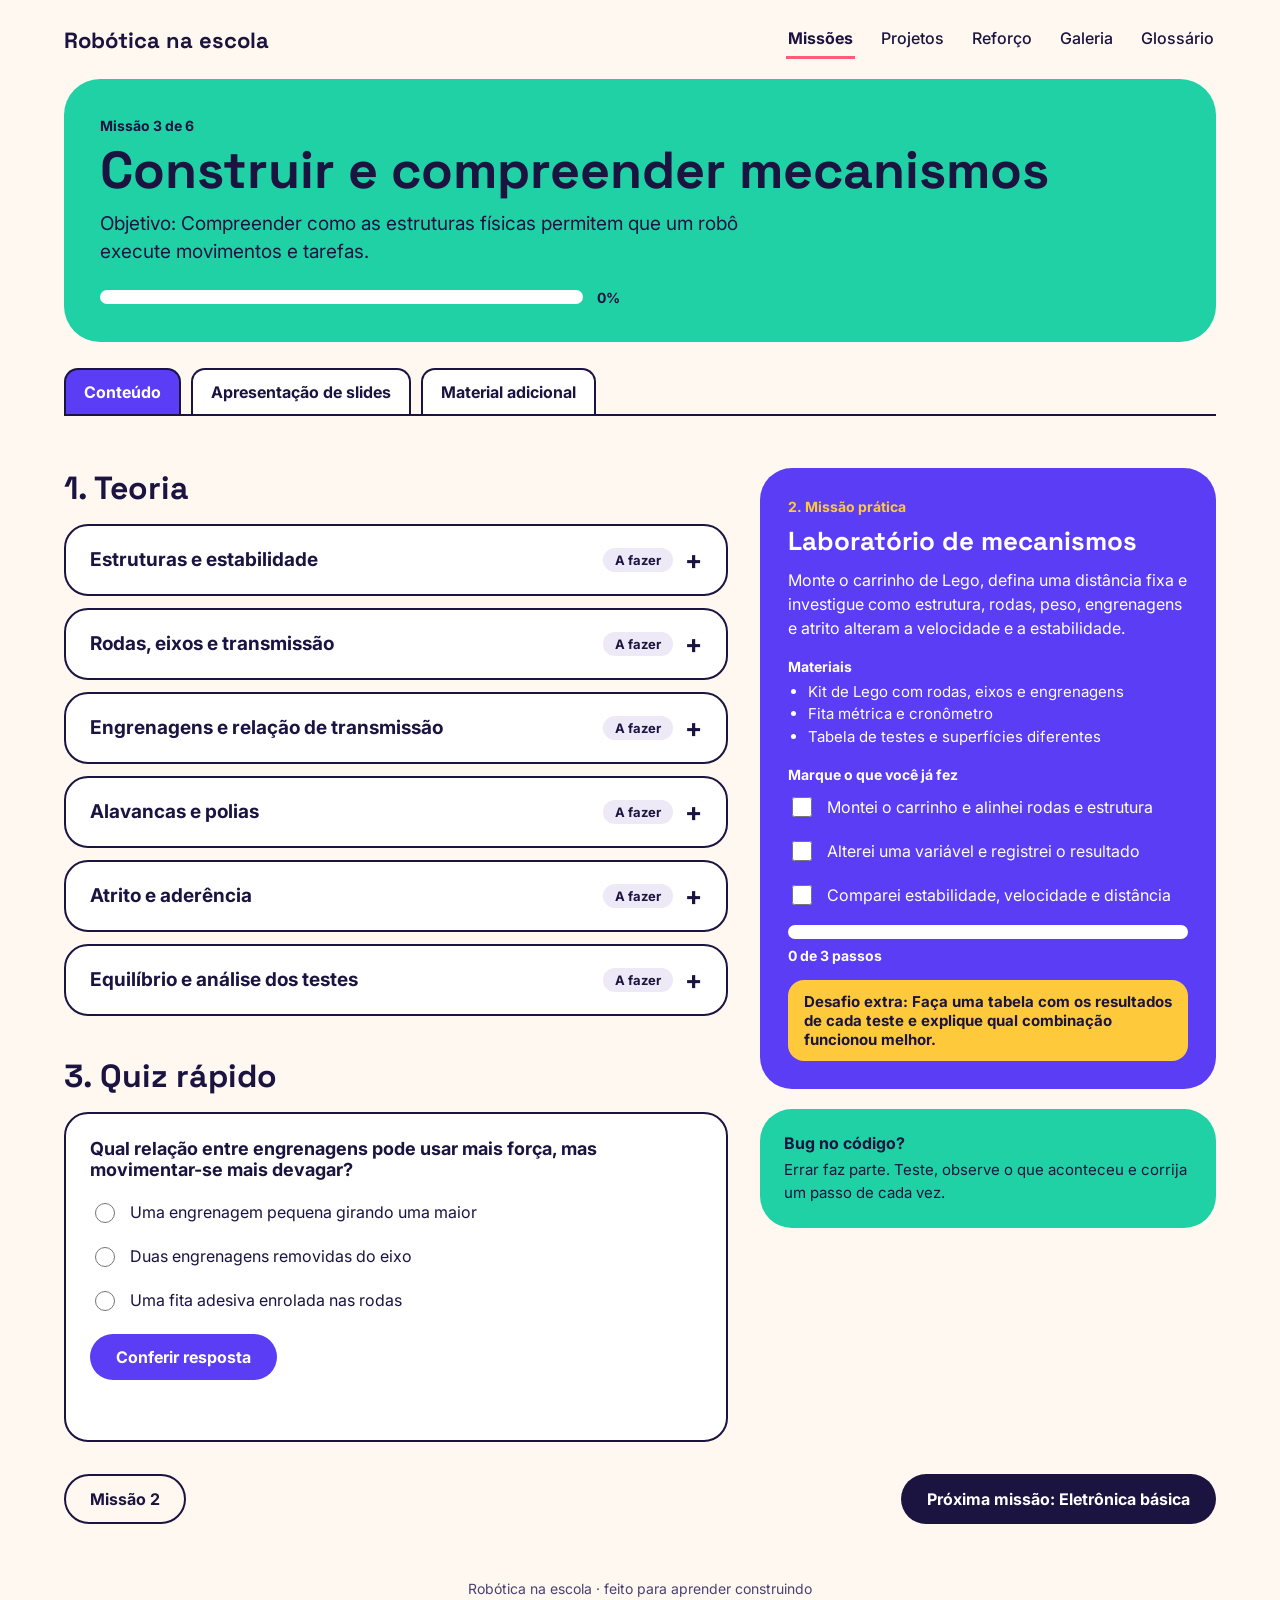
<file: modulo-3.html>
<!DOCTYPE html>
<html lang="pt-BR">
<head>
<meta charset="utf-8">
<meta name="viewport" content="width=device-width, initial-scale=1">
<title>Construir e compreender mecanismos | Robótica na escola</title>
<link rel="icon" href="img/favicon.svg" type="image/svg+xml">
<link href="https://fonts.googleapis.com/css2?family=Inter:wght@400;500;700&family=Space+Grotesk:wght@500;700&display=swap" rel="stylesheet">
<link rel="stylesheet" href="css/estilo.css">
</head>
<body class="pagina-modulo" data-modulo="3">
<a class="pular" href="#conteudo">Pular para o conteúdo</a>
<div class="wrap">
<header class="cabecalho">
<a class="logo" href="index.html">Robótica na escola</a>
<nav aria-label="Principal">
<a href="index.html#trilha" aria-current="page">Missões</a>
<a href="modulo-6.html">Projetos</a>
<a href="modulo-extra.html">Reforço</a>
<a href="galeria.html">Galeria</a>
<a href="glossario.html">Glossário</a>
</nav>
</header>
<main id="conteudo">
<div class="topo-modulo cor-menta">
<span class="missao">Missão 3 de 6</span>
<h1>Construir e compreender mecanismos</h1>
<p>Objetivo: Compreender como as estruturas físicas permitem que um robô execute movimentos e tarefas.</p>
<div class="barra-linha">
<div class="barra" role="progressbar" aria-label="Progresso da missão" aria-valuemin="0" aria-valuemax="100" aria-valuenow="0" id="barra-modulo"><div id="prog-modulo" style="width:0%"></div></div>
<span id="prog-texto">0%</span>
</div>
</div>
<div class="abas-modulo" role="tablist" aria-label="Conteúdo da missão">
<button type="button" class="aba-modulo ativa" role="tab" aria-selected="true" data-aba="conteudo">Conteúdo</button>
<button type="button" class="aba-modulo" role="tab" aria-selected="false" data-aba="slides">Apresentação de slides</button>
<button type="button" class="aba-modulo" role="tab" aria-selected="false" data-aba="material">Material adicional</button>
</div>
<div id="painel-conteudo" class="painel-aba" role="tabpanel">
<div class="layout">
<div class="principal">
<h2>1. Teoria</h2>
<details data-tema="0">
<summary>Estruturas e estabilidade<span class="estado">A fazer</span></summary>
<div class="conteudo">
<p>A estrutura é o conjunto de peças que sustenta o robô e mantém motores, rodas, sensores e componentes eletrônicos em posição. Uma estrutura rígida evita que o movimento ou as vibrações desalinhem o conjunto.</p>
<p>A estabilidade depende da distribuição do peso e da base de apoio. Para que o carrinho não vire ou incline, é preciso observar a altura, a largura da base e o local onde cada componente foi fixado.</p>
<div class="dica"><b>Teste:</b> empurre o carrinho levemente antes de ligar os motores. Observe se ele permanece alinhado e não balança excessivamente.</div>
<button type="button" class="concluir">Marcar como concluído</button>
</div>
</details>
<details data-tema="1">
<summary>Rodas, eixos e transmissão<span class="estado">A fazer</span></summary>
<div class="conteudo">
<p>O eixo é a peça que gira e liga ou apoia uma roda. Uma roda precisa estar alinhada com o eixo correspondente para reduzir resistência e permitir que o carrinho siga em linha reta.</p>
<p>O diâmetro da roda também interfere no movimento: rodas maiores percorrem uma distância maior em uma volta; rodas menores giram mais vezes para percorrer a mesma distância.</p>
<div class="dica"><b>Compare:</b> teste rodas de tamanhos diferentes mantendo peso e percurso iguais. Registre direção, estabilidade e distância.</div>
<button type="button" class="concluir">Marcar como concluído</button>
</div>
</details>
<details data-tema="2">
<summary>Engrenagens e relação de transmissão<span class="estado">A fazer</span></summary>
<div class="conteudo">
<p>Engrenagens são rodas dentadas que se encaixam e transferem movimento e força. A velocidade e o torque mudam conforme o tamanho e a quantidade de dentes das peças.</p>
<p>Uma engrenagem motora pequena pode girar uma maior com mais força e menor velocidade. Quando a engrenagem motora é maior, o sistema pode ganhar velocidade, mas perde parte da força disponível.</p>
<div class="dica"><b>Observe a direção:</b> duas engrenagens em contato direto giram em sentidos opostos; a engrenagem intermediária pode alterar a direção ou apenas transmitir movimento.</div>
<button type="button" class="concluir">Marcar como concluído</button>
</div>
</details>
<details data-tema="3">
<summary>Alavancas e polias<span class="estado">A fazer</span></summary>
<div class="conteudo">
<p>A alavanca utiliza um ponto de apoio para multiplicar força ou permitir que uma força pequena controle um movimento maior. Braços robóticos usam esse princípio ao deslocar cargas por meio de articulações.</p>
<p>Polias usam correias ou cordas para transmitir movimento entre eixos separados. Coroas de tamanhos diferentes podem alterar a velocidade e o torque do sistema.</p>
<div class="dica"><b>Não confunda:</b> trocar velocidade por força não elimina energia. Cada combinação produz um compromisso mecânico diferente.</div>
<button type="button" class="concluir">Marcar como concluído</button>
</div>
</details>
<details data-tema="4">
<summary>Atrito e aderência<span class="estado">A fazer</span></summary>
<div class="conteudo">
<p>O atrito ocorre no contato entre superfícies e pode ajudar ou atrapalhar o movimento. A aderência das rodas permite tracionar o carrinho, mas um atrito excessivo pode aumentar o esforço do motor.</p>
<p>Superfícies lisas e macias reduzem ou aumentam o atrito de maneiras diferentes. Rodas escorregadias podem girar sem deslocar o carrinho, enquanto rodas presas podem exigir mais força.</p>
<div class="dica"><b>Investigue:</b> repita o teste em superfícies diferentes e mantenha os demais fatores, como peso e tempo, constantes.</div>
<button type="button" class="concluir">Marcar como concluído</button>
</div>
</details>
<details data-tema="5">
<summary>Equilíbrio e análise dos testes<span class="estado">A fazer</span></summary>
<div class="conteudo">
<p>O equilíbrio depende do centro de massa e da posição dos componentes. Quando o peso fica muito à frente ou ao fundo, o carrinho pode virar, escorregar ou perder estabilidade.</p>
<p>Em uma investigação mecânica, uma variável deve ser alterada por vez. Podemos comparar roda, peso, relação de engrenagens e superfície, registrando tempo e distância em uma tabela.</p>
<div class="dica"><b>Conclusão:</b> diga o que mudou, apresente o resultado observado e explique por que a combinação pode ter afetado movimento, força ou estabilidade.</div>
<button type="button" class="concluir">Marcar como concluído</button>
</div>
</details>

<h2 class="espaco">3. Quiz rápido</h2>
<div class="quiz">
<p class="pergunta" id="pergunta">Qual relação entre engrenagens pode usar mais força, mas movimentar-se mais devagar?</p>
<div role="radiogroup" aria-labelledby="pergunta">
<label class="opcao"><input type="radio" name="q" data-certo="sim">Uma engrenagem pequena girando uma maior</label>
<label class="opcao"><input type="radio" name="q">Duas engrenagens removidas do eixo</label>
<label class="opcao"><input type="radio" name="q">Uma fita adesiva enrolada nas rodas</label>
</div>
<button type="button" id="conferir">Conferir resposta</button>
<p id="resposta" role="status" aria-live="polite"></p>
</div>
</div>
<aside class="lateral">
<div class="pratica">
<span class="rotulo">2. Missão prática</span>
<h3>Laboratório de mecanismos</h3>
<p>Monte o carrinho de Lego, defina uma distância fixa e investigue como estrutura, rodas, peso, engrenagens e atrito alteram a velocidade e a estabilidade.</p>
<span class="sub">Materiais</span>
<ul class="lista"><li>Kit de Lego com rodas, eixos e engrenagens</li><li>Fita métrica e cronômetro</li><li>Tabela de testes e superfícies diferentes</li></ul>
<span class="sub">Marque o que você já fez</span>
<label class="opcao"><input type="checkbox" class="passo" data-i="0">Montei o carrinho e alinhei rodas e estrutura</label>
<label class="opcao"><input type="checkbox" class="passo" data-i="1">Alterei uma variável e registrei o resultado</label>
<label class="opcao"><input type="checkbox" class="passo" data-i="2">Comparei estabilidade, velocidade e distância</label>
<div class="barra barra-pratica" aria-hidden="true"><div id="prog-pratica" style="width:0%"></div></div>
<span class="sub" id="contagem" aria-live="polite">0 de 3 passos</span>
<div class="extra">Desafio extra: Faça uma tabela com os resultados de cada teste e explique qual combinação funcionou melhor.</div>
</div>
<div class="bug">
<b>Bug no código?</b>
<p>Errar faz parte. Teste, observe o que aconteceu e corrija um passo de cada vez.</p>
</div>
</aside>
</div>
</div>
<section id="painel-slides" class="painel-aba painel-slides" role="tabpanel" hidden>
<h2>Apresentação da missão</h2>
<div class="visualizador-slides"><iframe title="Apresentação da missão 3" src="materiais/Aula_03_Mecanismos_Fisicos_ES920.pdf#view=FitH" type="application/pdf"></iframe></div>
</section>
<section id="painel-material" class="painel-aba painel-material" role="tabpanel" hidden>
<h2>Materiais adicionais</h2>
<p>Baixe os arquivos desta missão para consultar ou completar as atividades.</p>
<div class="lista-downloads">
<a class="card-download" href="materiais/Aula_03_Mecanismos_Fisicos_ES920.pdf" download>
<span class="arquivo">PDF</span><span class="descricao"><strong>Apresentação da aula</strong><small>Slides da missão 3</small></span>
</a>
<a class="card-download" href="materiais/Guia_das_Facilitadoras_Aula_03.pdf" download>
<span class="arquivo">PDF</span><span class="descricao"><strong>Guia das facilitadoras</strong><small>Orientações para conduzir a aula</small></span>
</a>
<a class="card-download" href="materiais/Ficha_das_Inventoras_Aula_03.pdf" download>
<span class="arquivo">PDF</span><span class="descricao"><strong>Ficha das inventoras</strong><small>Atividades da missão 3</small></span>
</a>
</div>
</section>
<div class="rodape-modulo">
<a class="btn btn-borda" href="modulo-2.html">Missão 2</a>
<a class="btn btn-noite" href="modulo-4.html">Próxima missão: Eletrônica básica</a>
</div>
</main>
<footer class="rodape-site">Robótica na escola · feito para aprender construindo</footer>
</div>
<script src="js/script.js"></script>
</body>
</html>
</file>
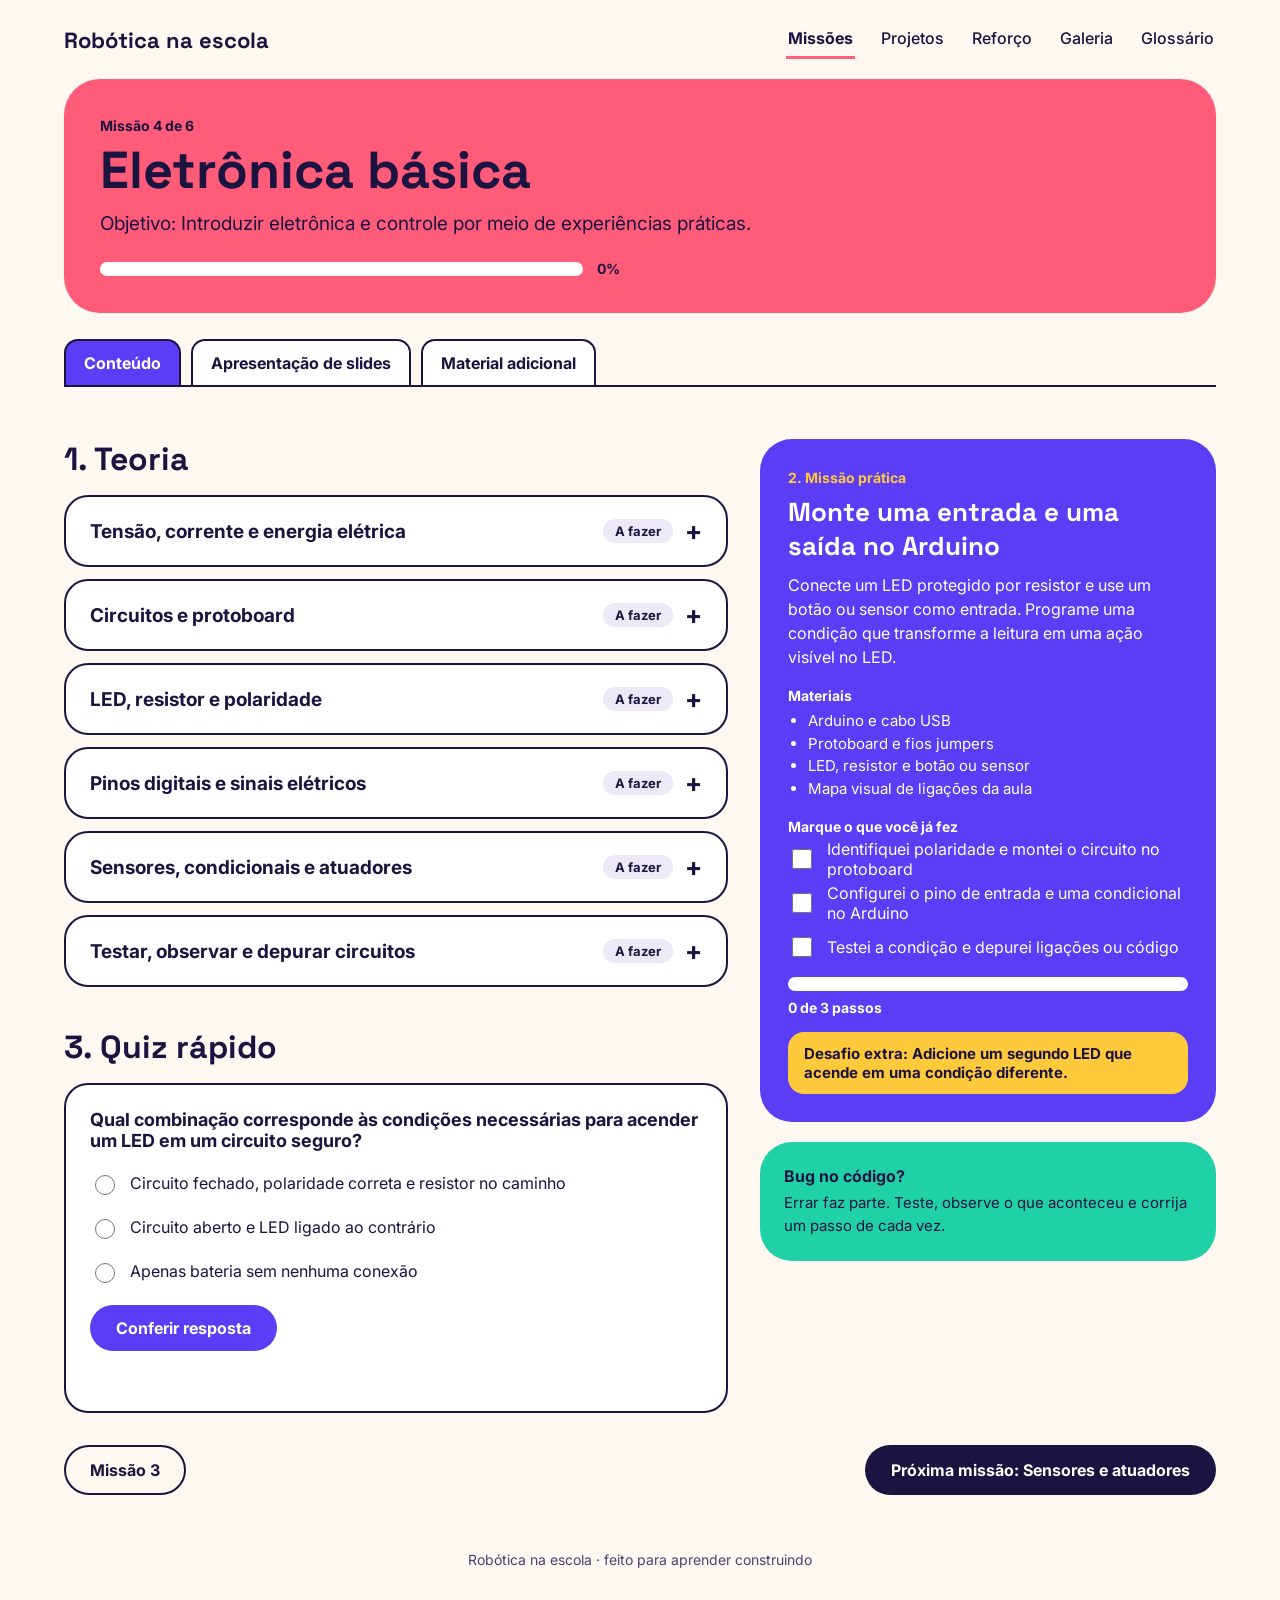
<file: modulo-4.html>
<!DOCTYPE html>
<html lang="pt-BR">
<head>
<meta charset="utf-8">
<meta name="viewport" content="width=device-width, initial-scale=1">
<title>Eletrônica básica | Robótica na escola</title>
<link rel="icon" href="img/favicon.svg" type="image/svg+xml">
<link href="https://fonts.googleapis.com/css2?family=Inter:wght@400;500;700&family=Space+Grotesk:wght@500;700&display=swap" rel="stylesheet">
<link rel="stylesheet" href="css/estilo.css">
</head>
<body class="pagina-modulo" data-modulo="4">
<a class="pular" href="#conteudo">Pular para o conteúdo</a>
<div class="wrap">
<header class="cabecalho">
<a class="logo" href="index.html">Robótica na escola</a>
<nav aria-label="Principal">
<a href="index.html#trilha" aria-current="page">Missões</a>
<a href="modulo-6.html">Projetos</a>
<a href="modulo-extra.html">Reforço</a>
<a href="galeria.html">Galeria</a>
<a href="glossario.html">Glossário</a>
</nav>
</header>
<main id="conteudo">
<div class="topo-modulo cor-coral">
<span class="missao">Missão 4 de 6</span>
<h1>Eletrônica básica</h1>
<p>Objetivo: Introduzir eletrônica e controle por meio de experiências práticas.</p>
<div class="barra-linha">
<div class="barra" role="progressbar" aria-label="Progresso da missão" aria-valuemin="0" aria-valuemax="100" aria-valuenow="0" id="barra-modulo"><div id="prog-modulo" style="width:0%"></div></div>
<span id="prog-texto">0%</span>
</div>
</div>
<div class="abas-modulo" role="tablist" aria-label="Conteúdo da missão">
<button type="button" class="aba-modulo ativa" role="tab" aria-selected="true" data-aba="conteudo">Conteúdo</button>
<button type="button" class="aba-modulo" role="tab" aria-selected="false" data-aba="slides">Apresentação de slides</button>
<button type="button" class="aba-modulo" role="tab" aria-selected="false" data-aba="material">Material adicional</button>
</div>
<div id="painel-conteudo" class="painel-aba" role="tabpanel">
<div class="layout">
<div class="principal">
<h2>1. Teoria</h2>
<details data-tema="0">
<summary>Tensão, corrente e energia elétrica<span class="estado">A fazer</span></summary>
<div class="conteudo">
<p>Uma fonte elétrica fornece energia ao circuito por meio da diferença de potencial, chamada tensão. A corrente representa o fluxo de cargas elétricas e precisa de um caminho fechado para circular.</p>
<p>Resistência é uma propriedade que dificulta a passagem da corrente. Ela pode ser útil para limitar a intensidade elétrica recebida por componentes sensíveis, como LEDs.</p>
<div class="dica"><b>Segurança:</b> nesta missão utilizamos tensões de baixo risco, mas é essencial verificar polaridade, ligações e conexões antes de energizar o circuito.</div>
<button type="button" class="concluir">Marcar como concluído</button>
</div>
</details>
<details data-tema="1">
<summary>Circuitos e protoboard<span class="estado">A fazer</span></summary>
<div class="conteudo">
<p>Um circuito elétrico precisa conectar uma fonte, componentes e o caminho de retorno. Quando o circuito está fechado, a corrente pode circular; quando está aberto, o componente não recebe energia.</p>
<p>No protoboard, os furos da mesma linha estão ligados internamente. Trilhas vermelhas e azuis costumam representar alimentação positiva e negativa, mas é necessário confirmar o padrão da placa utilizada.</p>
<div class="dica"><b>Antes de ligar:</b> confira fonte, terra, polaridade dos componentes e se o circuito não contém curto-circuito entre alimentação e negativo.</div>
<button type="button" class="concluir">Marcar como concluído</button>
</div>
</details>
<details data-tema="2">
<summary>LED, resistor e polaridade<span class="estado">A fazer</span></summary>
<div class="conteudo">
<p>O LED produz luz quando a corrente circula no sentido correto. Sua perna maior é o ânodo, que recebe a tensão positiva, e a perna menor é o cátodo, conectado ao negativo.</p>
<p>O resistor limita a corrente e protege o LED contra intensidade excessiva. Mesmo que o LED acenda sem resistor em uma montagem inicial, isso pode danificá-lo ao longo do uso.</p>
<div class="dica"><b>Observação:</b> LED ligado ao inverso não acende. A direção da corrente é tão importante quanto a tensão disponível.</div>
<button type="button" class="concluir">Marcar como concluído</button>
</div>
</details>
<details data-tema="3">
<summary>Pinos digitais e sinais elétricos<span class="estado">A fazer</span></summary>
<div class="conteudo">
<p>Os pinos digitais do Arduino podem enviar ou receber sinais elétricos. A saída pode assumir estados como ligado ou desligado, permitindo controlar LEDs e outros componentes.</p>
<p>O código associa um pino à função do componente e controla esse pino com instruções. Uma saída pode fornecer a tensão necessária para acender um LED, enquanto uma entrada pode perceber o estado de um botão.</p>
<div class="dica"><b>Organize o circuito:</b> use nomes claros para os pinos no programa e mantenha os fios correspondentes agrupados no protoboard.</div>
<button type="button" class="concluir">Marcar como concluído</button>
</div>
</details>
<details data-tema="4">
<summary>Sensores, condicionais e atuadores<span class="estado">A fazer</span></summary>
<div class="conteudo">
<p>O sensor transforma uma condição do ambiente em uma informação elétrica que pode ser lida pelo Arduino. Um botão, por exemplo, informa se está pressionado ou não.</p>
<p>O programa usa essa entrada em uma condicional. “Se o botão está pressionado, acenda o LED” cria uma relação entre percepção e ação.</p>
<p>LEDs e motores são atuadores: recebem uma ordem do sistema e produzem luz, movimento ou outra resposta observável.</p>
<div class="dica"><b>Entradas e saídas:</b> sensor informa, o programa decide e atuador responde.</div>
<button type="button" class="concluir">Marcar como concluído</button>
</div>
</details>
<details data-tema="5">
<summary>Testar, observar e depurar circuitos<span class="estado">A fazer</span></summary>
<div class="conteudo">
<p>A montagem deve ser testada em etapas. Primeiro verificamos a alimentação e o circuito; depois confirmamos o componente; por fim testamos a condição programada.</p>
<p>Quando o LED não acende, podemos investigar polaridade, resistor, fios, pino selecionado e lógica do programa. Alterar uma variável por vez facilita localizar o problema.</p>
<div class="dica"><b>Depuração:</b> compare o comportamento esperado com o observado e registre qual ligação ou instrução foi modificada em cada teste.</div>
<button type="button" class="concluir">Marcar como concluído</button>
</div>
</details>

<h2 class="espaco">3. Quiz rápido</h2>
<div class="quiz">
<p class="pergunta" id="pergunta">Qual combinação corresponde às condições necessárias para acender um LED em um circuito seguro?</p>
<div role="radiogroup" aria-labelledby="pergunta">
<label class="opcao"><input type="radio" name="q" data-certo="sim">Circuito fechado, polaridade correta e resistor no caminho</label>
<label class="opcao"><input type="radio" name="q">Circuito aberto e LED ligado ao contrário</label>
<label class="opcao"><input type="radio" name="q">Apenas bateria sem nenhuma conexão</label>
</div>
<button type="button" id="conferir">Conferir resposta</button>
<p id="resposta" role="status" aria-live="polite"></p>
</div>
</div>
<aside class="lateral">
<div class="pratica">
<span class="rotulo">2. Missão prática</span>
<h3>Monte uma entrada e uma saída no Arduino</h3>
<p>Conecte um LED protegido por resistor e use um botão ou sensor como entrada. Programe uma condição que transforme a leitura em uma ação visível no LED.</p>
<span class="sub">Materiais</span>
<ul class="lista"><li>Arduino e cabo USB</li><li>Protoboard e fios jumpers</li><li>LED, resistor e botão ou sensor</li><li>Mapa visual de ligações da aula</li></ul>
<span class="sub">Marque o que você já fez</span>
<label class="opcao"><input type="checkbox" class="passo" data-i="0">Identifiquei polaridade e montei o circuito no protoboard</label>
<label class="opcao"><input type="checkbox" class="passo" data-i="1">Configurei o pino de entrada e uma condicional no Arduino</label>
<label class="opcao"><input type="checkbox" class="passo" data-i="2">Testei a condição e depurei ligações ou código</label>
<div class="barra barra-pratica" aria-hidden="true"><div id="prog-pratica" style="width:0%"></div></div>
<span class="sub" id="contagem" aria-live="polite">0 de 3 passos</span>
<div class="extra">Desafio extra: Adicione um segundo LED que acende em uma condição diferente.</div>
</div>
<div class="bug">
<b>Bug no código?</b>
<p>Errar faz parte. Teste, observe o que aconteceu e corrija um passo de cada vez.</p>
</div>
</aside>
</div>
</div>
<section id="painel-slides" class="painel-aba painel-slides" role="tabpanel" hidden>
<h2>Apresentação da missão</h2>
<div class="visualizador-slides"><iframe title="Apresentação da missão 4" src="materiais/Aula_04_Eletronica_Basica_ES920.pdf#view=FitH" type="application/pdf"></iframe></div>
</section>
<section id="painel-material" class="painel-aba painel-material" role="tabpanel" hidden>
<h2>Materiais adicionais</h2>
<p>Baixe os arquivos desta missão para consultar ou completar as atividades.</p>
<div class="lista-downloads">
<a class="card-download" href="materiais/Aula_04_Eletronica_Basica_ES920.pdf" download>
<span class="arquivo">PDF</span><span class="descricao"><strong>Apresentação da aula</strong><small>Slides da missão 4</small></span>
</a>
<a class="card-download" href="materiais/Guia_das_Facilitadoras_Aula_04.pdf" download>
<span class="arquivo">PDF</span><span class="descricao"><strong>Guia das facilitadoras</strong><small>Orientações para conduzir a aula</small></span>
</a>
<a class="card-download" href="materiais/Ficha_das_Inventoras_Aula_04.pdf" download>
<span class="arquivo">PDF</span><span class="descricao"><strong>Ficha das inventoras</strong><small>Atividades da missão 4</small></span>
</a>
<a class="card-download" href="materiais/Mapa_Visual_de_Ligacoes_Aula_04.pdf" download>
<span class="arquivo">PDF</span><span class="descricao"><strong>Mapa visual de ligações</strong><small>Esquema de montagem do circuito</small></span>
</a>
</div>
</section>
<div class="rodape-modulo">
<a class="btn btn-borda" href="modulo-3.html">Missão 3</a>
<a class="btn btn-noite" href="modulo-5.html">Próxima missão: Sensores e atuadores</a>
</div>
</main>
<footer class="rodape-site">Robótica na escola · feito para aprender construindo</footer>
</div>
<script src="js/script.js"></script>
</body>
</html>
</file>
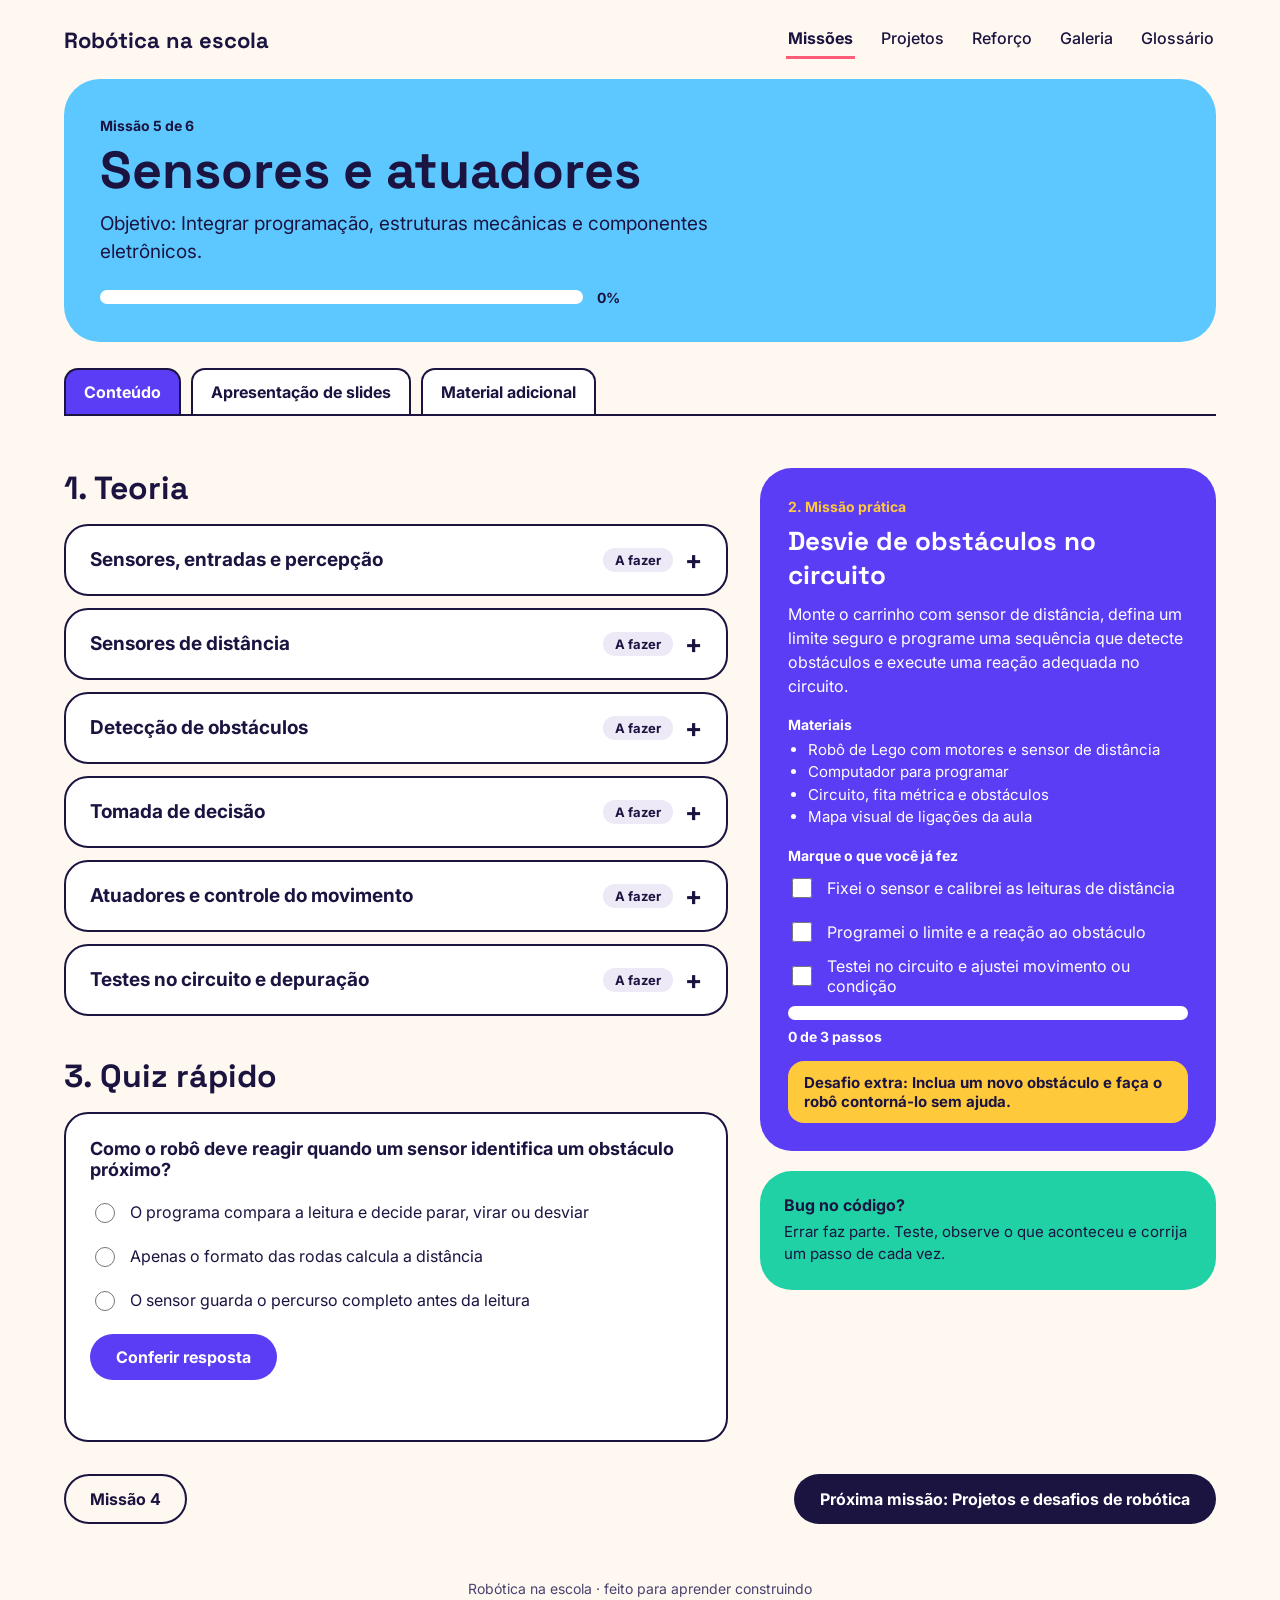
<file: modulo-5.html>
<!DOCTYPE html>
<html lang="pt-BR">
<head>
<meta charset="utf-8">
<meta name="viewport" content="width=device-width, initial-scale=1">
<title>Sensores e atuadores | Robótica na escola</title>
<link rel="icon" href="img/favicon.svg" type="image/svg+xml">
<link href="https://fonts.googleapis.com/css2?family=Inter:wght@400;500;700&family=Space+Grotesk:wght@500;700&display=swap" rel="stylesheet">
<link rel="stylesheet" href="css/estilo.css">
</head>
<body class="pagina-modulo" data-modulo="5">
<a class="pular" href="#conteudo">Pular para o conteúdo</a>
<div class="wrap">
<header class="cabecalho">
<a class="logo" href="index.html">Robótica na escola</a>
<nav aria-label="Principal">
<a href="index.html#trilha" aria-current="page">Missões</a>
<a href="modulo-6.html">Projetos</a>
<a href="modulo-extra.html">Reforço</a>
<a href="galeria.html">Galeria</a>
<a href="glossario.html">Glossário</a>
</nav>
</header>
<main id="conteudo">
<div class="topo-modulo cor-ceu">
<span class="missao">Missão 5 de 6</span>
<h1>Sensores e atuadores</h1>
<p>Objetivo: Integrar programação, estruturas mecânicas e componentes eletrônicos.</p>
<div class="barra-linha">
<div class="barra" role="progressbar" aria-label="Progresso da missão" aria-valuemin="0" aria-valuemax="100" aria-valuenow="0" id="barra-modulo"><div id="prog-modulo" style="width:0%"></div></div>
<span id="prog-texto">0%</span>
</div>
</div>
<div class="abas-modulo" role="tablist" aria-label="Conteúdo da missão">
<button type="button" class="aba-modulo ativa" role="tab" aria-selected="true" data-aba="conteudo">Conteúdo</button>
<button type="button" class="aba-modulo" role="tab" aria-selected="false" data-aba="slides">Apresentação de slides</button>
<button type="button" class="aba-modulo" role="tab" aria-selected="false" data-aba="material">Material adicional</button>
</div>
<div id="painel-conteudo" class="painel-aba" role="tabpanel">
<div class="layout">
<div class="principal">
<h2>1. Teoria</h2>
<details data-tema="0">
<summary>Sensores, entradas e percepção<span class="estado">A fazer</span></summary>
<div class="conteudo">
<p>Um sensor transforma uma informação do ambiente em um sinal que pode ser lido pelo sistema de controle. Luz, distância, toque, temperatura e intensidade sonora podem ser observados por tipos diferentes de sensores.</p>
<p>Nosso robô usa essa entrada para decidir o comportamento. Antes da ação, o programa precisa interpretar o valor recebido e compará-lo com um limite definido para a tarefa.</p>
<div class="dica"><b>Ponto de atenção:</b> um sensor não toma decisões por si só. Ele fornece dados que precisam ser processados por uma regra ou programa.</div>
<button type="button" class="concluir">Marcar como concluído</button>
</div>
</details>
<details data-tema="1">
<summary>Sensores de distância<span class="estado">A fazer</span></summary>
<div class="conteudo">
<p>O sensor de distância mede o espaço entre o robô e um objeto próximo. Dependendo do modelo, pode usar ondas sonoras ou luz para estimar essa distância.</p>
<p>O valor obtido não é perfeito: superfícies, ângulos e ruídos podem influenciar a leitura. Por isso, o robô deve ser testado em várias posições e distâncias.</p>
<div class="dica"><b>Calibração:</b> compare leituras em distâncias conhecidas antes de escolher o limite que fará o robô desviar.</div>
<button type="button" class="concluir">Marcar como concluído</button>
</div>
</details>
<details data-tema="2">
<summary>Detecção de obstáculos<span class="estado">A fazer</span></summary>
<div class="conteudo">
<p>Detectar um obstáculo significa reconhecer uma leitura que indica que um objeto está próximo demais. Essa definição depende do espaço, da velocidade e da capacidade de reação do robô.</p>
<p>Quando o limite é muito curto, o robô pode não reagir a tempo. Quando é muito longo, pode parar ou desviar mesmo quando o espaço ainda está livre.</p>
<div class="dica"><b>Experimente:</b> coloque obstáculos em pontos diferentes do circuito e ajuste o limite a partir dos resultados observados.</div>
<button type="button" class="concluir">Marcar como concluído</button>
</div>
</details>
<details data-tema="3">
<summary>Tomada de decisão<span class="estado">A fazer</span></summary>
<div class="conteudo">
<p>Depois de receber a distância, o programa pode tomar uma decisão condicional: seguir em frente quando o caminho está livre ou parar e mudar de direção quando o sensor detecta o obstáculo.</p>
<p>O motor executa a ação indicada pelo controle. Os resultados precisam ser observados na prática, pois uma decisão correta exige que o robô tenha tempo suficiente para responder.</p>
<div class="dica"><b>Raciocínio do sistema:</b> sensor mede → programa compara → decisão é escolhida → motores executam a ação.</div>
<button type="button" class="concluir">Marcar como concluído</button>
</div>
</details>
<details data-tema="4">
<summary>Atuadores e controle do movimento<span class="estado">A fazer</span></summary>
<div class="conteudo">
<p>Atuadores são componentes que produzem uma ação. Motores podem girar rodas para avançar, recuar ou fazer curvas. O tipo de movimento depende da velocidade e da direção de cada motor.</p>
<p>Para contornar um obstáculo, o robô pode desacelerar, girar em um sentido, seguir em frente por um trecho e depois retornar ao caminho. Cada ação precisa ser testada separadamente.</p>
<div class="dica"><b>Alinhamento:</b> rodas desalinhadas ou motores com potenciais diferentes podem fazer o robô virar mesmo sem receber uma instrução.</div>
<button type="button" class="concluir">Marcar como concluído</button>
</div>
</details>
<details data-tema="5">
<summary>Testes no circuito e depuração<span class="estado">A fazer</span></summary>
<div class="conteudo">
<p>A missão deve começar em um circuito simples. Primeiro testamos o movimento reto, depois a leitura do sensor e, por fim, a reação ao obstáculo.</p>
<p>Se o robô não responde, podemos verificar montagem, posição do sensor, bateria, programação e limite escolhido. Erros podem estar na comunicação entre mecânica, eletrônica e código.</p>
<div class="dica"><b>Depuração integrada:</b> altere uma condição por vez e registre a distância, o obstáculo usado e o comportamento observado.</div>
<button type="button" class="concluir">Marcar como concluído</button>
</div>
</details>

<h2 class="espaco">3. Quiz rápido</h2>
<div class="quiz">
<p class="pergunta" id="pergunta">Como o robô deve reagir quando um sensor identifica um obstáculo próximo?</p>
<div role="radiogroup" aria-labelledby="pergunta">
<label class="opcao"><input type="radio" name="q" data-certo="sim">O programa compara a leitura e decide parar, virar ou desviar</label>
<label class="opcao"><input type="radio" name="q">Apenas o formato das rodas calcula a distância</label>
<label class="opcao"><input type="radio" name="q">O sensor guarda o percurso completo antes da leitura</label>
</div>
<button type="button" id="conferir">Conferir resposta</button>
<p id="resposta" role="status" aria-live="polite"></p>
</div>
</div>
<aside class="lateral">
<div class="pratica">
<span class="rotulo">2. Missão prática</span>
<h3>Desvie de obstáculos no circuito</h3>
<p>Monte o carrinho com sensor de distância, defina um limite seguro e programe uma sequência que detecte obstáculos e execute uma reação adequada no circuito.</p>
<span class="sub">Materiais</span>
<ul class="lista"><li>Robô de Lego com motores e sensor de distância</li><li>Computador para programar</li><li>Circuito, fita métrica e obstáculos</li><li>Mapa visual de ligações da aula</li></ul>
<span class="sub">Marque o que você já fez</span>
<label class="opcao"><input type="checkbox" class="passo" data-i="0">Fixei o sensor e calibrei as leituras de distância</label>
<label class="opcao"><input type="checkbox" class="passo" data-i="1">Programei o limite e a reação ao obstáculo</label>
<label class="opcao"><input type="checkbox" class="passo" data-i="2">Testei no circuito e ajustei movimento ou condição</label>
<div class="barra barra-pratica" aria-hidden="true"><div id="prog-pratica" style="width:0%"></div></div>
<span class="sub" id="contagem" aria-live="polite">0 de 3 passos</span>
<div class="extra">Desafio extra: Inclua um novo obstáculo e faça o robô contorná-lo sem ajuda.</div>
</div>
<div class="bug">
<b>Bug no código?</b>
<p>Errar faz parte. Teste, observe o que aconteceu e corrija um passo de cada vez.</p>
</div>
</aside>
</div>
</div>
<section id="painel-slides" class="painel-aba painel-slides" role="tabpanel" hidden>
<h2>Apresentação da missão</h2>
<div class="visualizador-slides"><iframe title="Apresentação da missão 5" src="materiais/Aula_05_Sensores_ES920.pdf#view=FitH" type="application/pdf"></iframe></div>
</section>
<section id="painel-material" class="painel-aba painel-material" role="tabpanel" hidden>
<h2>Materiais adicionais</h2>
<p>Baixe os arquivos desta missão para consultar ou completar as atividades.</p>
<div class="lista-downloads">
<a class="card-download" href="materiais/Aula_05_Sensores_ES920.pdf" download>
<span class="arquivo">PDF</span><span class="descricao"><strong>Apresentação da aula</strong><small>Slides da missão 5</small></span>
</a>
<a class="card-download" href="materiais/Guia_das_Facilitadoras_Aula_05.pdf" download>
<span class="arquivo">PDF</span><span class="descricao"><strong>Guia das facilitadoras</strong><small>Orientações para conduzir a aula</small></span>
</a>
<a class="card-download" href="materiais/Ficha_das_Inventoras_Aula_05.pdf" download>
<span class="arquivo">PDF</span><span class="descricao"><strong>Ficha das inventoras</strong><small>Atividades da missão 5</small></span>
</a>
<a class="card-download" href="materiais/Mapa_Visual_de_Ligacoes_Aula_05.pdf" download>
<span class="arquivo">PDF</span><span class="descricao"><strong>Mapa visual de ligações</strong><small>Esquema de montagem do circuito</small></span>
</a>
</div>
</section>
<div class="rodape-modulo">
<a class="btn btn-borda" href="modulo-4.html">Missão 4</a>
<a class="btn btn-noite" href="modulo-6.html">Próxima missão: Projetos e desafios de robótica</a>
</div>
</main>
<footer class="rodape-site">Robótica na escola · feito para aprender construindo</footer>
</div>
<script src="js/script.js"></script>
</body>
</html>
</file>
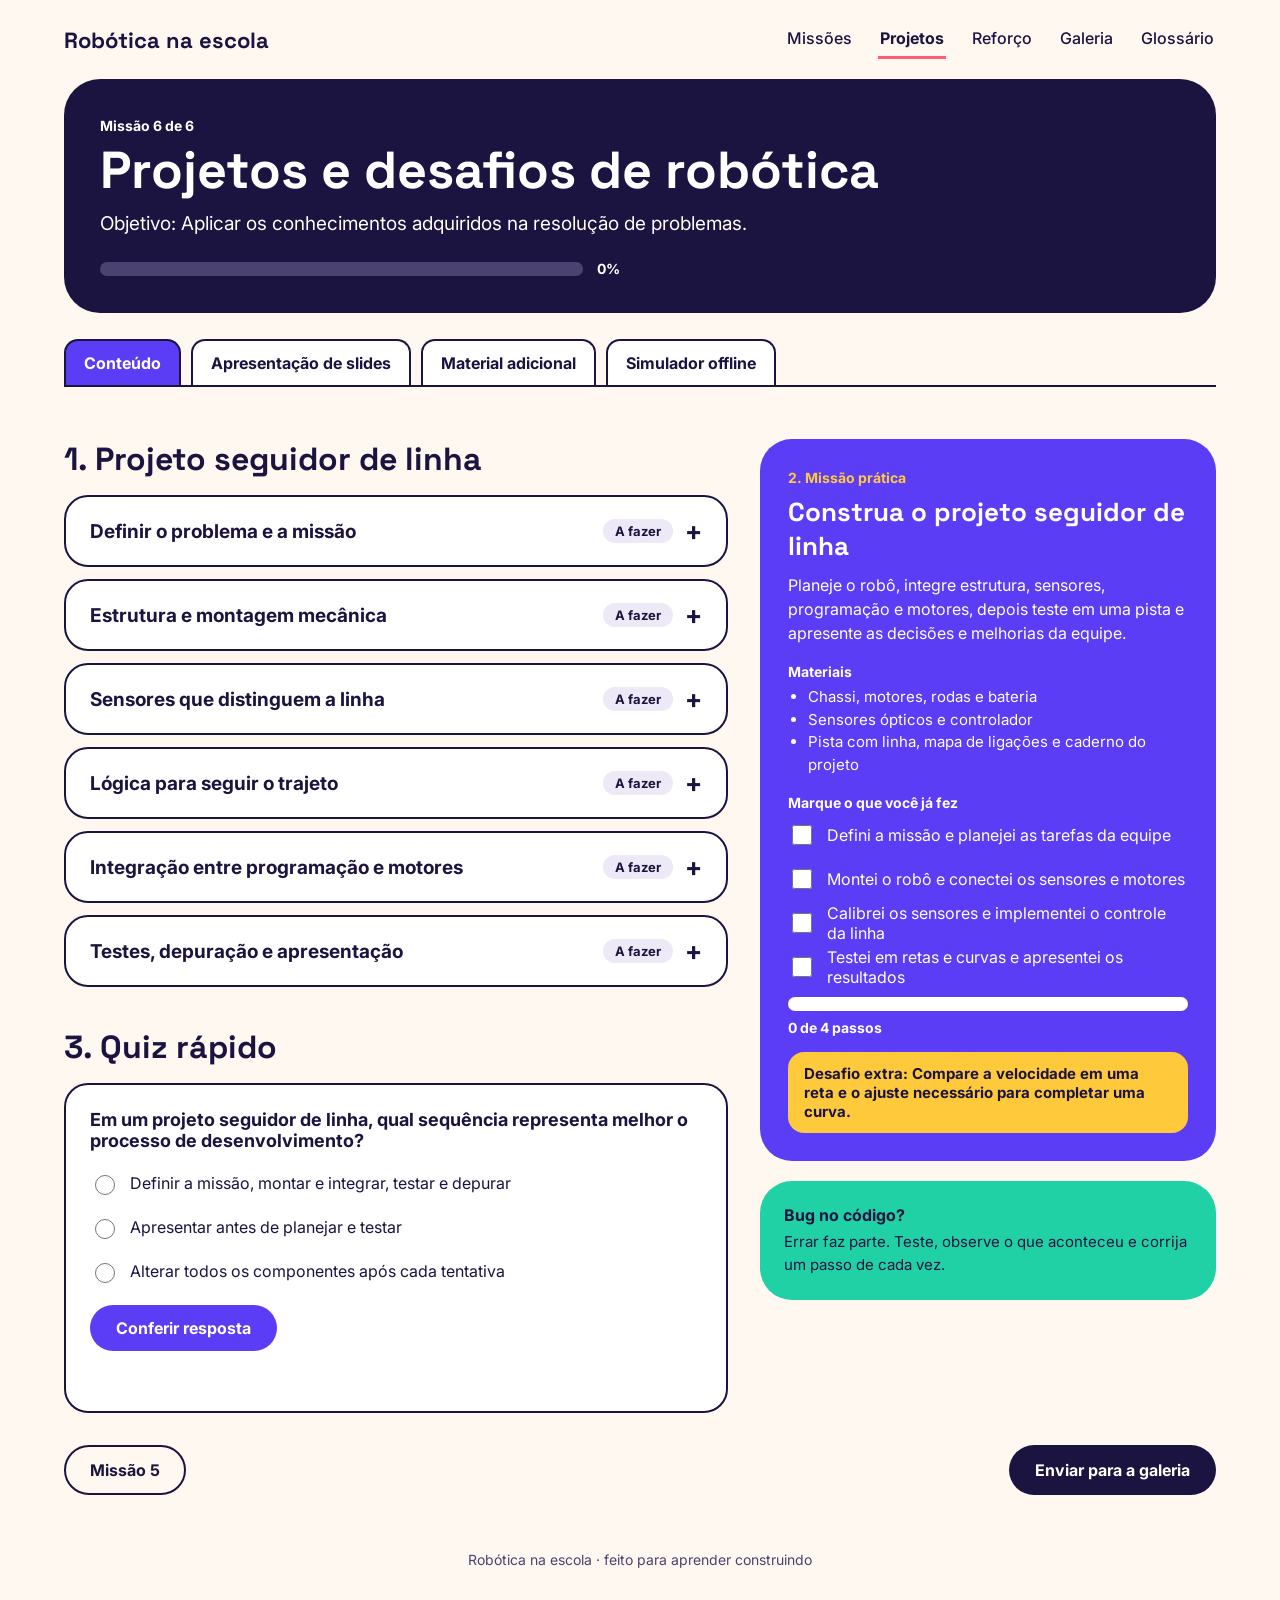
<file: modulo-6.html>
<!DOCTYPE html>
<html lang="pt-BR">
<head>
<meta charset="utf-8">
<meta name="viewport" content="width=device-width, initial-scale=1">
<title>Projetos e desafios de robótica | Robótica na escola</title>
<link rel="icon" href="img/favicon.svg" type="image/svg+xml">
<link href="https://fonts.googleapis.com/css2?family=Inter:wght@400;500;700&family=Space+Grotesk:wght@500;700&display=swap" rel="stylesheet">
<link rel="stylesheet" href="css/estilo.css">
</head>
<body class="pagina-modulo" data-modulo="6">
<a class="pular" href="#conteudo">Pular para o conteúdo</a>
<div class="wrap">
<header class="cabecalho">
<a class="logo" href="index.html">Robótica na escola</a>
<nav aria-label="Principal">
<a href="index.html#trilha">Missões</a>
<a href="modulo-6.html" aria-current="page">Projetos</a>
<a href="modulo-extra.html">Reforço</a>
<a href="galeria.html">Galeria</a>
<a href="glossario.html">Glossário</a>
</nav>
</header>
<main id="conteudo">
<div class="topo-modulo cor-noite">
<span class="missao">Missão 6 de 6</span>
<h1>Projetos e desafios de robótica</h1>
<p>Objetivo: Aplicar os conhecimentos adquiridos na resolução de problemas.</p>
<div class="barra-linha">
<div class="barra" role="progressbar" aria-label="Progresso da missão" aria-valuemin="0" aria-valuemax="100" aria-valuenow="0" id="barra-modulo"><div id="prog-modulo" style="width:0%"></div></div>
<span id="prog-texto">0%</span>
</div>
</div>
<div class="abas-modulo" role="tablist" aria-label="Conteúdo da missão">
<button type="button" class="aba-modulo ativa" role="tab" aria-selected="true" data-aba="conteudo">Conteúdo</button>
<button type="button" class="aba-modulo" role="tab" aria-selected="false" data-aba="slides">Apresentação de slides</button>
<button type="button" class="aba-modulo" role="tab" aria-selected="false" data-aba="material">Material adicional</button>
<button type="button" class="aba-modulo" role="tab" aria-selected="false" data-aba="simulador">Simulador offline</button>
</div>
<div id="painel-conteudo" class="painel-aba" role="tabpanel">
<div class="layout">
<div class="principal">
<h2>1. Projeto seguidor de linha</h2>
<details data-tema="0">
<summary>Definir o problema e a missão<span class="estado">A fazer</span></summary>
<div class="conteudo">
<p>O projeto final começa com uma pergunta concreta: como o robô pode seguir uma linha escura em uma pista clara, manter o alinhamento e concluir o percurso?</p>
<p>Antes da montagem, precisamos definir critérios verificáveis. Eles podem incluir distância percorrida, tempo, velocidade, capacidade de contornar curvas e estabilidade do carro.</p>
<div class="dica"><b>Planejamento:</b> registre o objetivo, os recursos disponíveis e os sinais que o robô conseguirá observar.</div>
<button type="button" class="concluir">Marcar como explorado</button>
</div>
</details>
<details data-tema="1">
<summary>Estrutura e montagem mecânica<span class="estado">A fazer</span></summary>
<div class="conteudo">
<p>A estrutura precisa sustentar motores, rodas, bateria e sensores sem deslizar ou desequilibrar o conjunto. Eixos e rodas devem estar alinhados para reduzir desvios durante o percurso.</p>
<p>O peso precisa ficar distribuído de forma que o sensor possa observar a linha na posição adequada. Uma montagem instável pode produzir leituras inconsistentes mesmo quando o programa está correto.</p>
<div class="dica"><b>Antes do teste:</b> confira pneus, encaixes, altura do sensor e conexão entre motores e rodas.</div>
<button type="button" class="concluir">Marcar como explorado</button>
</div>
</details>
<details data-tema="2">
<summary>Sensores que distinguem a linha<span class="estado">A fazer</span></summary>
<div class="conteudo">
<p>O robô seguidor de linha usa sensores que detectam diferenças entre o piso claro e a linha escura. Em geral, refletores ou sensores ópticos transformam essa leitura em valores que podem ser comparados pelo programa.</p>
<p>A posição dos sensores influencia o tempo de resposta. Sensores muito largos ou muito baixos podem se afastar da linha em curvas. A calibração deve considerar a pista real que será utilizada.</p>
<div class="dica"><b>Calibre com a pista:</b> registre leituras sobre a linha, sobre o fundo claro e em pontos intermediários.</div>
<button type="button" class="concluir">Marcar como explorado</button>
</div>
</details>
<details data-tema="3">
<summary>Lógica para seguir o trajeto<span class="estado">A fazer</span></summary>
<div class="conteudo">
<p>A direção do robô pode ser controlada pelos sensores. Quando ambos percebem o fundo claro, o carro avança; quando um sensor identifica a linha, o motor correspondente corrige a direção.</p>
<p>Curvas exigem ajustes diferentes dos trechos retos. Pode ser necessário girar apenas uma roda, aumentar ou reduzir a potência e, em curvas fechadas, inverter temporariamente o sentido de um lado.</p>
<div class="dica"><b>Lógica simples:</b> ler → comparar → ajustar rodas → ler novamente.</div>
<button type="button" class="concluir">Marcar como explorado</button>
</div>
</details>
<details data-tema="4">
<summary>Integração entre programação e motores<span class="estado">A fazer</span></summary>
<div class="conteudo">
<p>A programação recebe as leituras dos sensores e envia sinais aos motores. O projeto depende da integração correta entre estrutura, circuitos, controlador e código.</p>
<p>O mesmo código pode se comportar de maneiras diferentes em terrenos ou pistas distintos. Velocidade, bateria, altura dos sensores e potência dos motores são fatores que devem ser considerados.</p>
<div class="dica"><b>Organize o projeto:</b> separe funções de leitura, decisão e controle das rodas para facilitar testes e ajustes.</div>
<button type="button" class="concluir">Marcar como explorado</button>
</div>
</details>
<details data-tema="5">
<summary>Testes, depuração e apresentação<span class="estado">A fazer</span></summary>
<div class="conteudo">
<p>Os testes devem começar em uma linha reta e evoluir para curvas. Em cada rodada, compare o comportamento esperado com o resultado observado e altere uma variável por vez.</p>
<p>A apresentação pode explicar o problema escolhido, o desenho do robô, a função dos sensores e motores, os resultados dos testes e as melhorias realizadas.</p>
<div class="dica"><b>Projeto completo:</b> documente ligações, decisões de programação, erros encontrados e mudanças feitas durante o desenvolvimento.</div>
<button type="button" class="concluir">Marcar como explorado</button>
</div>
</details>

<h2 class="espaco">3. Quiz rápido</h2>
<div class="quiz">
<p class="pergunta" id="pergunta">Em um projeto seguidor de linha, qual sequência representa melhor o processo de desenvolvimento?</p>
<div role="radiogroup" aria-labelledby="pergunta">
<label class="opcao"><input type="radio" name="q" data-certo="sim">Definir a missão, montar e integrar, testar e depurar</label>
<label class="opcao"><input type="radio" name="q">Apresentar antes de planejar e testar</label>
<label class="opcao"><input type="radio" name="q">Alterar todos os componentes após cada tentativa</label>
</div>
<button type="button" id="conferir">Conferir resposta</button>
<p id="resposta" role="status" aria-live="polite"></p>
</div>
</div>
<aside class="lateral">
<div class="pratica">
<span class="rotulo">2. Missão prática</span>
<h3>Construa o projeto seguidor de linha</h3>
<p>Planeje o robô, integre estrutura, sensores, programação e motores, depois teste em uma pista e apresente as decisões e melhorias da equipe.</p>
<span class="sub">Materiais</span>
<ul class="lista"><li>Chassi, motores, rodas e bateria</li><li>Sensores ópticos e controlador</li><li>Pista com linha, mapa de ligações e caderno do projeto</li></ul>
<span class="sub">Marque o que você já fez</span>
<label class="opcao"><input type="checkbox" class="passo" data-i="0">Defini a missão e planejei as tarefas da equipe</label>
<label class="opcao"><input type="checkbox" class="passo" data-i="1">Montei o robô e conectei os sensores e motores</label>
<label class="opcao"><input type="checkbox" class="passo" data-i="2">Calibrei os sensores e implementei o controle da linha</label>
<label class="opcao"><input type="checkbox" class="passo" data-i="3">Testei em retas e curvas e apresentei os resultados</label>
<div class="barra barra-pratica" aria-hidden="true"><div id="prog-pratica" style="width:0%"></div></div>
<span class="sub" id="contagem" aria-live="polite">0 de 4 passos</span>
<div class="extra">Desafio extra: Compare a velocidade em uma reta e o ajuste necessário para completar uma curva.</div>
</div>
<div class="bug">
<b>Bug no código?</b>
<p>Errar faz parte. Teste, observe o que aconteceu e corrija um passo de cada vez.</p>
</div>
</aside>
</div>
</div>
<section id="painel-slides" class="painel-aba painel-slides" role="tabpanel" hidden>
<h2>Apresentação da missão</h2>
<div class="visualizador-slides"><iframe title="Apresentação da missão 6" src="materiais/Aula_06_Robo_Seguidor_de_Linha_ES920.pdf#view=FitH" type="application/pdf"></iframe></div>
</section>
<section id="painel-material" class="painel-aba painel-material" role="tabpanel" hidden>
<h2>Materiais adicionais</h2>
<p>Baixe os arquivos desta missão para consultar ou completar as atividades.</p>
<div class="lista-downloads">
<a class="card-download" href="materiais/Aula_06_Robo_Seguidor_de_Linha_ES920.pdf" download>
<span class="arquivo">PDF</span><span class="descricao"><strong>Apresentação da aula</strong><small>Slides da missão 6</small></span>
</a>
<a class="card-download" href="materiais/Guia_das_Facilitadoras_Aula_06.pdf" download>
<span class="arquivo">PDF</span><span class="descricao"><strong>Guia das facilitadoras</strong><small>Orientações para conduzir a aula</small></span>
</a>
<a class="card-download" href="materiais/Ficha_das_Inventoras_Aula_06.pdf" download>
<span class="arquivo">PDF</span><span class="descricao"><strong>Ficha das inventoras</strong><small>Atividades da missão 6</small></span>
</a>
<a class="card-download" href="materiais/Mapa_de_Atividades_e_Ligacoes_Aula_06.pdf" download>
<span class="arquivo">PDF</span><span class="descricao"><strong>Mapa de atividades e ligações</strong><small>Organização do projeto final</small></span>
</a>
</div>
</section>
<section id="painel-simulador" class="painel-aba painel-simulador" role="tabpanel" hidden>
<h2>Laboratório: robô seguidor de linha</h2>
<p>Teste condicionais, repetições e ajustes de velocidade no simulador offline. Use os quatro estados dos sensores e observe o efeito de cada decisão.</p>
<div class="acoes-simulador">
<a class="btn btn-borda" href="Simulador_Offline_Robo_Seguidor_de_Linha.html" target="_blank" rel="noopener">Abrir simulador em tela cheia</a>
</div>
<div class="visualizador-simulador">
<iframe src="Simulador_Offline_Robo_Seguidor_de_Linha.html" title="Simulador offline de robô seguidor de linha"></iframe>
</div>
</section>
<div class="rodape-modulo">
<a class="btn btn-borda" href="modulo-5.html">Missão 5</a>
<a class="btn btn-noite" href="galeria.html">Enviar para a galeria</a>
</div>
</main>
<footer class="rodape-site">Robótica na escola · feito para aprender construindo</footer>
</div>
<script src="js/script.js"></script>
</body>
</html>
</file>
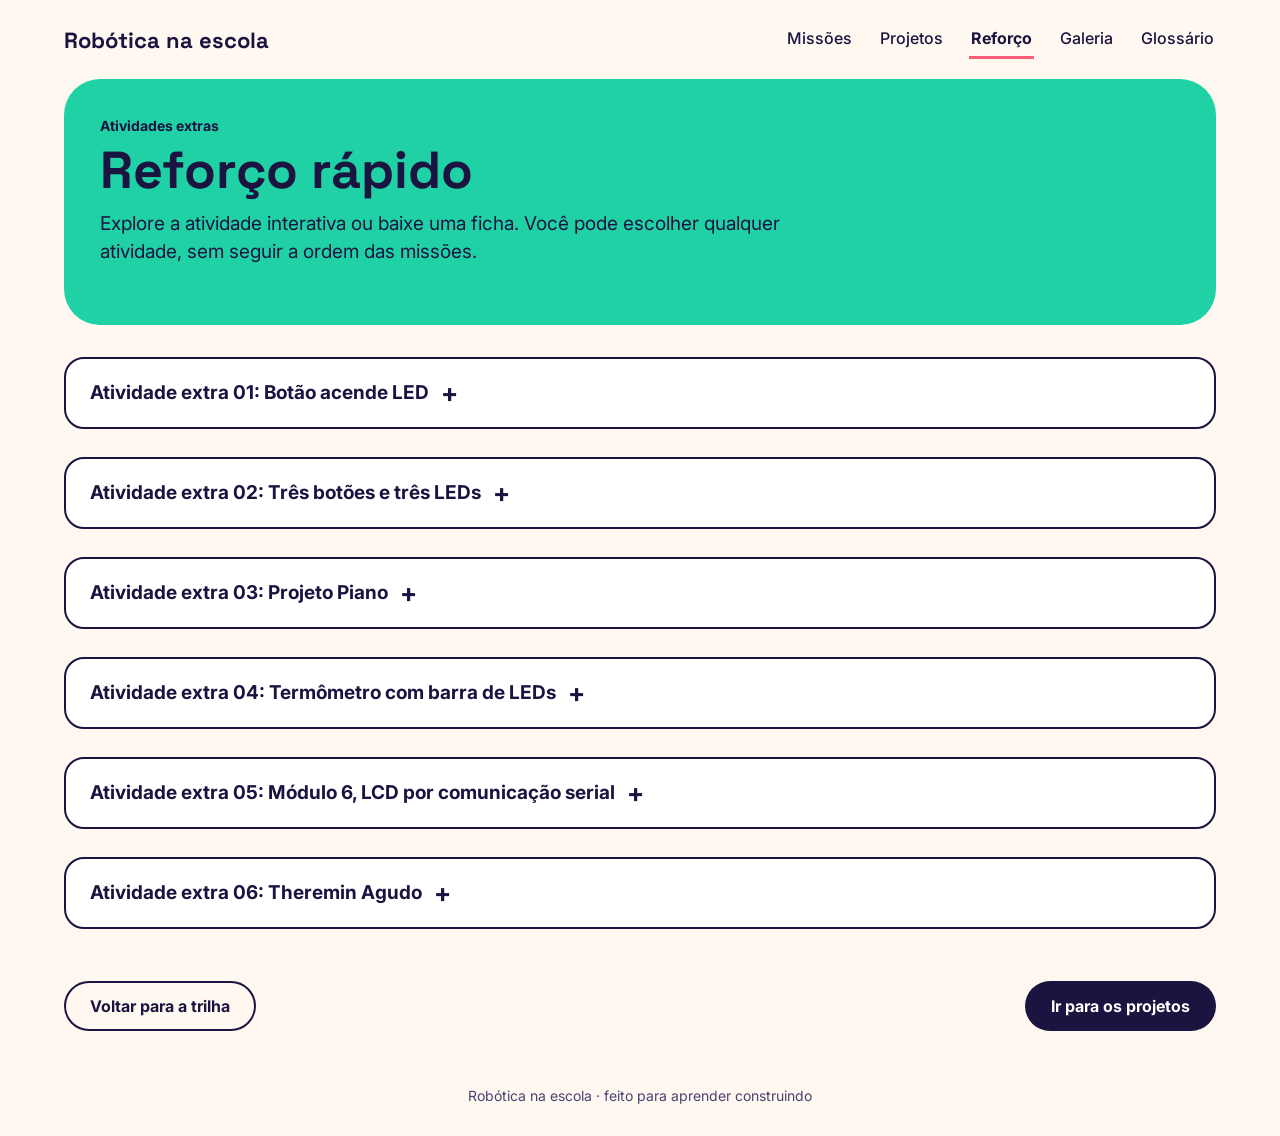
<file: modulo-extra.html>
<!DOCTYPE html>
<html lang="pt-BR">
<head>
<meta charset="utf-8">
<meta name="viewport" content="width=device-width, initial-scale=1">
<title>Atividades de reforço | Robótica na escola</title>
<link rel="icon" href="img/favicon.svg" type="image/svg+xml">
<link href="https://fonts.googleapis.com/css2?family=Inter:wght@400;500;700&family=Space+Grotesk:wght@500;700&display=swap" rel="stylesheet">
<link rel="stylesheet" href="css/estilo.css">
</head>
<body>
<a class="pular" href="#conteudo">Pular para o conteúdo</a>
<div class="wrap">
<header class="cabecalho">
<a class="logo" href="index.html">Robótica na escola</a>
<nav aria-label="Principal">
<a href="index.html#trilha">Missões</a>
<a href="modulo-6.html">Projetos</a>
<a href="modulo-extra.html" aria-current="page">Reforço</a>
<a href="galeria.html">Galeria</a>
<a href="glossario.html">Glossário</a>
</nav>
</header>
<main id="conteudo">
<section class="topo-modulo cor-menta topo-reforco">
<span class="missao">Atividades extras</span>
<h1>Reforço rápido</h1>
<p>Explore a atividade interativa ou baixe uma ficha. Você pode escolher qualquer atividade, sem seguir a ordem das missões.</p>
</section>
<section class="grade-reforco" aria-label="Desafios de reforço">
<details class="desafio-reforco atividade-arduino">
<summary>Atividade extra 01: Botão acende LED</summary>
<div class="conteudo">
<span class="tema-reforco">Arduino · dificuldade básica</span>
<p>Monte o circuito e programe o Arduino para acender um LED enquanto o botão estiver pressionado. Ao soltar o botão, o LED deve apagar.</p>

<h3>Componentes</h3>
<ul>
<li>1 LED vermelho</li>
<li>1 resistor de 300 Ω</li>
<li>1 pushbutton</li>
<li>1 resistor de 10 kΩ</li>
<li>Arduino, protoboard e fios</li>
</ul>

<h3>Ligações</h3>
<ul>
<li>Conecte o pino digital 13 ao LED em série com o resistor de 300 Ω; ligue o outro lado ao GND.</li>
<li>Ligue um lado do botão ao 5 V e o outro ao pino digital 2.</li>
<li>Conecte o resistor de 10 kΩ entre o pino 2 e o GND para manter a entrada em nível baixo quando o botão estiver solto.</li>
</ul>
<figure class="imagem-circuito">
<img src="img/atividade-extra-01-circuito.png" alt="Diagrama do circuito com um botão, um LED vermelho, resistores e uma placa Arduino">
<figcaption>Esquema do Módulo 1 · Apostila RoboCore, página impressa 20.</figcaption>
</figure>

<h3>Programa</h3>
<pre class="codigo-atividade"><code>const int ledPin = 13;
const int Botao = 2;
int EstadoBotao = 0;

void setup() {
	pinMode(ledPin, OUTPUT);
	pinMode(Botao, INPUT);
}

void loop() {
	EstadoBotao = digitalRead(Botao);

	if (EstadoBotao == HIGH) {
		digitalWrite(ledPin, HIGH);
	} else {
		digitalWrite(ledPin, LOW);
	}
}</code></pre>

<h3>Teste</h3>
<ol>
<li>Confira as ligações e carregue o programa na placa.</li>
<li>Pressione o botão: o LED deve acender.</li>
<li>Solte o botão: o LED deve apagar.</li>
</ol>
<div class="dica"><b>Observe:</b> o Arduino lê o botão como entrada e controla o LED como saída. O resistor de 10 kΩ evita que o pino de entrada fique sem um estado definido quando o botão não está pressionado.</div>
</div>
</details>
<details class="desafio-reforco atividade-arduino">
<summary>Atividade extra 02: Três botões e três LEDs</summary>
<div class="conteudo">
<span class="tema-reforco">Arduino · entradas e saídas</span>
<p>Amplie a atividade anterior: pressione qualquer botão para acender o LED correspondente. Ao soltar o botão, esse LED deve apagar. Cada botão controla apenas um LED.</p>

<h3>Componentes</h3>
<ul>
<li>1 LED verde, 1 LED amarelo e 1 LED vermelho</li>
<li>3 resistores de 300 Ω para os LEDs</li>
<li>3 pushbuttons</li>
<li>3 resistores de 10 kΩ para as entradas dos botões</li>
<li>Arduino, protoboard e fios</li>
</ul>

<h3>Ligações</h3>
<ul>
<li>LED verde no pino 13, LED amarelo no pino 12 e LED vermelho no pino 11; use um resistor de 300 Ω em série com cada LED e conecte ao GND.</li>
<li>Botões 1, 2 e 3 nos pinos digitais 2, 3 e 4, respectivamente. Ligue um lado de cada botão ao 5 V.</li>
<li>Use um resistor de 10 kΩ entre cada entrada (pinos 2, 3 e 4) e o GND para manter o sinal baixo enquanto o botão estiver solto.</li>
</ul>
<figure class="imagem-circuito">
<img src="img/atividade-extra-02-circuito.png" alt="Diagrama de três botões e três LEDs coloridos ligados a uma placa Arduino">
<figcaption>Esquema do Módulo 2 · Apostila RoboCore, página impressa 22.</figcaption>
</figure>

<h3>Programa</h3>
<pre class="codigo-atividade"><code>const int ledPin1 = 13;
const int ledPin2 = 12;
const int ledPin3 = 11;
const int botao1 = 2;
const int botao2 = 3;
const int botao3 = 4;

int estadoBotao1 = LOW;
int estadoBotao2 = LOW;
int estadoBotao3 = LOW;

void setup() {
	pinMode(ledPin1, OUTPUT);
	pinMode(ledPin2, OUTPUT);
	pinMode(ledPin3, OUTPUT);
	pinMode(botao1, INPUT);
	pinMode(botao2, INPUT);
	pinMode(botao3, INPUT);
}

void loop() {
	estadoBotao1 = digitalRead(botao1);
	estadoBotao2 = digitalRead(botao2);
	estadoBotao3 = digitalRead(botao3);

	digitalWrite(ledPin1, estadoBotao1);
	digitalWrite(ledPin2, estadoBotao2);
	digitalWrite(ledPin3, estadoBotao3);
}</code></pre>

<h3>Teste</h3>
<ol>
<li>Confira a polaridade dos LEDs e as ligações dos três resistores de 10 kΩ.</li>
<li>Carregue o programa e pressione cada botão separadamente.</li>
<li>Confirme que acende o LED correspondente e que ele apaga ao soltar o botão.</li>
</ol>
<div class="dica"><b>Investigue:</b> teste dois botões ao mesmo tempo. Como cada entrada é lida separadamente, os LEDs correspondentes devem permanecer acesos enquanto os respectivos botões estiverem pressionados.</div>
</div>
</details>
<details class="desafio-reforco atividade-arduino">
<summary>Atividade extra 03: Projeto Piano</summary>
<div class="conteudo">
<span class="tema-reforco">Arduino · botões, LEDs e buzzer</span>
<p>Monte um pequeno piano eletrônico: cada botão toca uma nota e acende o LED correspondente. Ao soltar o botão, o LED apaga e o buzzer para. Você também pode expandir o projeto com uma quarta nota usando um botão e o LED reserva.</p>

<h3>Componentes</h3>
<ul>
<li>1 LED verde, 1 LED amarelo e 1 LED vermelho</li>
<li>3 resistores de 300 Ω para os LEDs</li>
<li>3 pushbuttons e 3 resistores de 10 kΩ</li>
<li>1 buzzer piezo compatível com a função <code>tone()</code></li>
<li>Arduino, protoboard e fios</li>
</ul>

<h3>Ligações</h3>
<ul>
<li>LED verde no pino 13, amarelo no pino 12 e vermelho no pino 11; use um resistor de 300 Ω em série com cada LED.</li>
<li>Botões 1, 2 e 3 nos pinos digitais 2, 3 e 4. Ligue um lado de cada botão ao 5 V e use um resistor de 10 kΩ entre cada entrada e o GND.</li>
<li>Ligue o sinal positivo do buzzer ao pino digital 10 e o terminal negativo ao GND. Confira a polaridade indicada no componente.</li>
</ul>
<figure class="imagem-circuito">
<img src="img/atividade-extra-03-circuito.png" alt="Diagrama do Projeto Piano com três botões, três LEDs, um buzzer e uma placa Arduino">
<figcaption>Esquema do Projeto Piano · Apostila RoboCore, página impressa 24.</figcaption>
</figure>

<h3>Programa</h3>
<pre class="codigo-atividade"><code>const int ledPin1 = 13;
const int ledPin2 = 12;
const int ledPin3 = 11;
const int botao1 = 2;
const int botao2 = 3;
const int botao3 = 4;
const int buzzerPin = 10;

int estadoBotao1 = LOW;
int estadoBotao2 = LOW;
int estadoBotao3 = LOW;

void setup() {
	pinMode(ledPin1, OUTPUT);
	pinMode(ledPin2, OUTPUT);
	pinMode(ledPin3, OUTPUT);
	pinMode(botao1, INPUT);
	pinMode(botao2, INPUT);
	pinMode(botao3, INPUT);
	pinMode(buzzerPin, OUTPUT);
}

void loop() {
	estadoBotao1 = digitalRead(botao1);
	estadoBotao2 = digitalRead(botao2);
	estadoBotao3 = digitalRead(botao3);

	if (estadoBotao1 == HIGH &amp;&amp; estadoBotao2 == LOW &amp;&amp; estadoBotao3 == LOW) {
		digitalWrite(ledPin1, HIGH);
		digitalWrite(ledPin2, LOW);
		digitalWrite(ledPin3, LOW);
		tone(buzzerPin, 100);
	} else if (estadoBotao2 == HIGH &amp;&amp; estadoBotao1 == LOW &amp;&amp; estadoBotao3 == LOW) {
		digitalWrite(ledPin1, LOW);
		digitalWrite(ledPin2, HIGH);
		digitalWrite(ledPin3, LOW);
		tone(buzzerPin, 500);
	} else if (estadoBotao3 == HIGH &amp;&amp; estadoBotao1 == LOW &amp;&amp; estadoBotao2 == LOW) {
		digitalWrite(ledPin1, LOW);
		digitalWrite(ledPin2, LOW);
		digitalWrite(ledPin3, HIGH);
		tone(buzzerPin, 1000);
	} else {
		digitalWrite(ledPin1, LOW);
		digitalWrite(ledPin2, LOW);
		digitalWrite(ledPin3, LOW);
		noTone(buzzerPin);
	}
}</code></pre>

<h3>Teste</h3>
<ol>
<li>Confira a polaridade dos LEDs, os resistores dos botões e as ligações do buzzer.</li>
<li>Carregue o programa e pressione cada botão separadamente.</li>
<li>Confirme que cada botão acende um LED e toca uma frequência diferente; ao soltar, o som para e o LED apaga.</li>
</ol>
<div class="dica"><b>Experimente:</b> mude os valores de frequência em <code>tone()</code> e compare os sons. Para este exemplo, os botões tocam 100, 500 e 1000 Hz.</div>
</div>
</details>
<details class="desafio-reforco atividade-arduino">
<summary>Atividade extra 04: Termômetro com barra de LEDs</summary>
<div class="conteudo">
<span class="tema-reforco">Arduino · sensor analógico e alarme</span>
<p>Use o sensor LM35 para medir a temperatura do ambiente. Conforme a leitura aumenta, mais LEDs da barra gráfica acendem; acima de 28 °C, o buzzer emite um alerta.</p>

<h3>Componentes</h3>
<ul>
<li>1 sensor de temperatura LM35</li>
<li>1 barra gráfica de 10 LEDs</li>
<li>Resistores de 300 Ω conforme a montagem do kit</li>
<li>1 buzzer de 5 V</li>
<li>Arduino, protoboard e fios</li>
</ul>

<h3>Ligações</h3>
<ul>
<li>Conecte a saída do LM35 à entrada analógica A0; ligue alimentação e GND conforme a orientação do encapsulamento do sensor.</li>
<li>Conecte os dez segmentos da barra gráfica às saídas digitais 2 a 11, respeitando a polaridade e o sentido indicados no componente.</li>
<li>Ligue o terminal positivo do buzzer ao pino digital 12 e o outro terminal ao GND.</li>
</ul>
<figure class="imagem-circuito">
<img src="img/atividade-extra-04-circuito.png" alt="Diagrama do termômetro com sensor LM35, barra gráfica de dez LEDs, buzzer e placa Arduino">
<figcaption>Esquema do Projeto Termômetro · Apostila RoboCore, página impressa 33.</figcaption>
</figure>

<h3>Programa</h3>
<pre class="codigo-atividade"><code>const int sensorLM35 = A0;
const int buzzerPin = 12;
const int leds[] = {2, 3, 4, 5, 6, 7, 8, 9, 10, 11};

void setup() {
	analogReference(INTERNAL); // Arduino Uno: referência interna de 1,1 V
	pinMode(buzzerPin, OUTPUT);

	for (int i = 0; i &lt; 10; i++) {
		pinMode(leds[i], OUTPUT);
	}
}

void loop() {
	int leituraADC = analogRead(sensorLM35);
	float temperatura = leituraADC * 0.10752688;

	for (int i = 0; i &lt; 10; i++) {
		float limite = 23.5 + (0.5 * i);
		digitalWrite(leds[i], temperatura &gt; limite ? HIGH : LOW);
	}

	if (temperatura &gt; 28.0) {
		tone(buzzerPin, 2000);
	} else {
		noTone(buzzerPin);
	}
}</code></pre>

<h3>Teste</h3>
<ol>
<li>Confira a polaridade do LM35, da barra gráfica e do buzzer antes de energizar o circuito.</li>
<li>Carregue o programa e observe quantos LEDs acendem na temperatura ambiente.</li>
<li>Aqueça o sensor suavemente com os dedos: a barra deve avançar conforme a leitura aumenta.</li>
<li>Observe o buzzer quando a leitura ultrapassar 28 °C.</li>
</ol>
<div class="dica"><b>Calibração:</b> a referência interna e o fator de conversão variam entre placas. No Arduino Mega use <code>INTERNAL1V1</code>; no Leonardo, remova a chamada <code>analogReference(INTERNAL)</code> e ajuste a conversão conforme a placa.</div>
<div class="dica"><b>Nota sobre a barra:</b> a lista de componentes da página 33 cita dez resistores de 300 Ω; a explicação da página 35 descreve unir os pinos comuns da barra para compartilhar um resistor. Confirme a topologia do seu bargraph e siga o esquema do kit.</div>
</div>
</details>
<details class="desafio-reforco atividade-arduino">
<summary>Atividade extra 05: Módulo 6, LCD por comunicação serial</summary>
<div class="conteudo">
<span class="tema-reforco">Arduino · LCD 16x2 e comunicação serial</span>
<p>Envie caracteres pelo Monitor Serial e mostre o texto recebido em tempo real no display LCD. Cada caractere ocupará uma posição e o cursor avançará entre as colunas e linhas.</p>

<h3>Componentes</h3>
<ul>
<li>1 display LCD 16x2</li>
<li>Arduino, protoboard e fios</li>
<li>Cabo USB para abrir o Monitor Serial</li>
</ul>

<h3>Ligações</h3>
<ul>
<li>LCD nos pinos digitais definidos pela biblioteca: RS no 12, Enable no 11 e dados nos pinos 5, 4, 3 e 2.</li>
<li>Alimente o LCD com 5 V e GND; ajuste o contraste com o potenciômetro indicado no circuito do kit.</li>
</ul>
<figure class="imagem-circuito">
<img src="img/atividade-extra-05-circuito.png" alt="Diagrama do módulo LCD 16x2 com potenciômetro de contraste e ligação à placa Arduino">
<figcaption>Esquema do Módulo 5 · Apostila RoboCore, página impressa 50.</figcaption>
</figure>

<h3>Programa</h3>
<pre class="codigo-atividade"><code>#include &lt;LiquidCrystal.h&gt;

LiquidCrystal lcd(12, 11, 5, 4, 3, 2);
int incomingByte, x, y;

void setup() {
  lcd.begin(16, 2);
  Serial.begin(9600);
  x = 0;
  y = 0;
}

void loop() {
  if (Serial.available() &gt; 0) {
    incomingByte = Serial.read();
    lcd.print(char(incomingByte));

    x = x + 1;
    y = y + 1;

    if (x &gt; 15) {
      lcd.setCursor(0, 1);
      x = 0;
    }

    if (y &gt; 31) {
      lcd.setCursor(0, 0);
      y = 0;
      x = 0;
    }
  }
}</code></pre>

<h3>Teste</h3>
<ol>
<li>Monte o LCD e carregue o programa no Arduino.</li>
<li>Abra o Monitor Serial e configure a velocidade em 9600 baud.</li>
<li>Digite uma mensagem e clique em Enviar.</li>
<li>Observe os caracteres aparecerem no LCD e o cursor avançar pelas duas linhas.</li>
</ol>
<div class="dica"><b>Observe:</b> <code>Serial.available()</code> verifica se chegou informação pela porta serial; <code>Serial.read()</code> lê o byte recebido e <code>lcd.print(char(incomingByte))</code> o transforma em caractere no display.</div>
</div>
</details>

<details class="desafio-reforco atividade-arduino">
<summary>Atividade extra 06: Theremin Agudo</summary>
<div class="conteudo">
<span class="tema-reforco">Arduino · sensor de luminosidade e buzzer</span>
<p>Monte um instrumento eletrônico sem contato físico com as teclas. A luminosidade recebida pelo LDR altera a frequência do buzzer e, portanto, o som produzido.</p>

<h3>Componentes</h3>
<ul>
<li>1 sensor de luminosidade LDR</li>
<li>1 resistor de 10 kΩ</li>
<li>1 buzzer compatível com a função <code>tone()</code></li>
<li>Arduino, protoboard e fios</li>
</ul>

<h3>Ligações</h3>
<ul>
<li>Ligue o LDR e o resistor em divisor de tensão na entrada analógica A0.</li>
<li>Conecte um terminal do buzzer ao pino digital 5 e o outro ao GND.</li>
<li>Depois de montar, cubra e destampe o LDR vagarosamente para comparar as frequências produzidas.</li>
</ul>
<figure class="imagem-circuito">
<img src="img/atividade-extra-06-circuito.png" alt="Diagrama do Theremin Agudo com LDR, resistor de 10 kΩ, buzzer e placa Arduino">
<figcaption>Esquema do Projeto Theremin Agudo · Apostila RoboCore, página impressa 79.</figcaption>
</figure>

<h3>Programa</h3>
<pre class="codigo-atividade"><code>int valorSensor = 0;
int nota = 0;
const int buzzerPin = 5;

void setup() {
  pinMode(buzzerPin, OUTPUT);
}

void loop() {
  valorSensor = analogRead(A0);
  nota = map(valorSensor, 1023, 0, 1000, 6000);
  tone(buzzerPin, nota, 20);
  delay(10);
}</code></pre>

<h3>Teste</h3>
<ol>
<li>Confira o divisor formado pelo LDR e pelo resistor de 10 kΩ.</li>
<li>Carregue o programa e observe o som do buzzer.</li>
<li>Tape o LDR e destampe vagarosamente para ouvir mudanças de frequência.</li>
<li>Compare diferentes ambientes: sombra, luz natural e luz direta.</li>
</ol>
<div class="dica"><b>Calibração:</b> os limites de <code>map()</code> podem ser ajustados para cada sensor e ambiente. No exemplo da apostila, o som varia entre aproximadamente 1000 Hz e 6000 Hz.</div>
</div>
</details>
</section>
<div class="rodape-modulo">
<a class="btn btn-borda" href="index.html#trilha">Voltar para a trilha</a>
<a class="btn btn-noite" href="modulo-6.html">Ir para os projetos</a>
</div>
</main>
<footer class="rodape-site">Robótica na escola · feito para aprender construindo</footer>
</div>
<script src="js/script.js"></script>
</body>
</html>
</file>
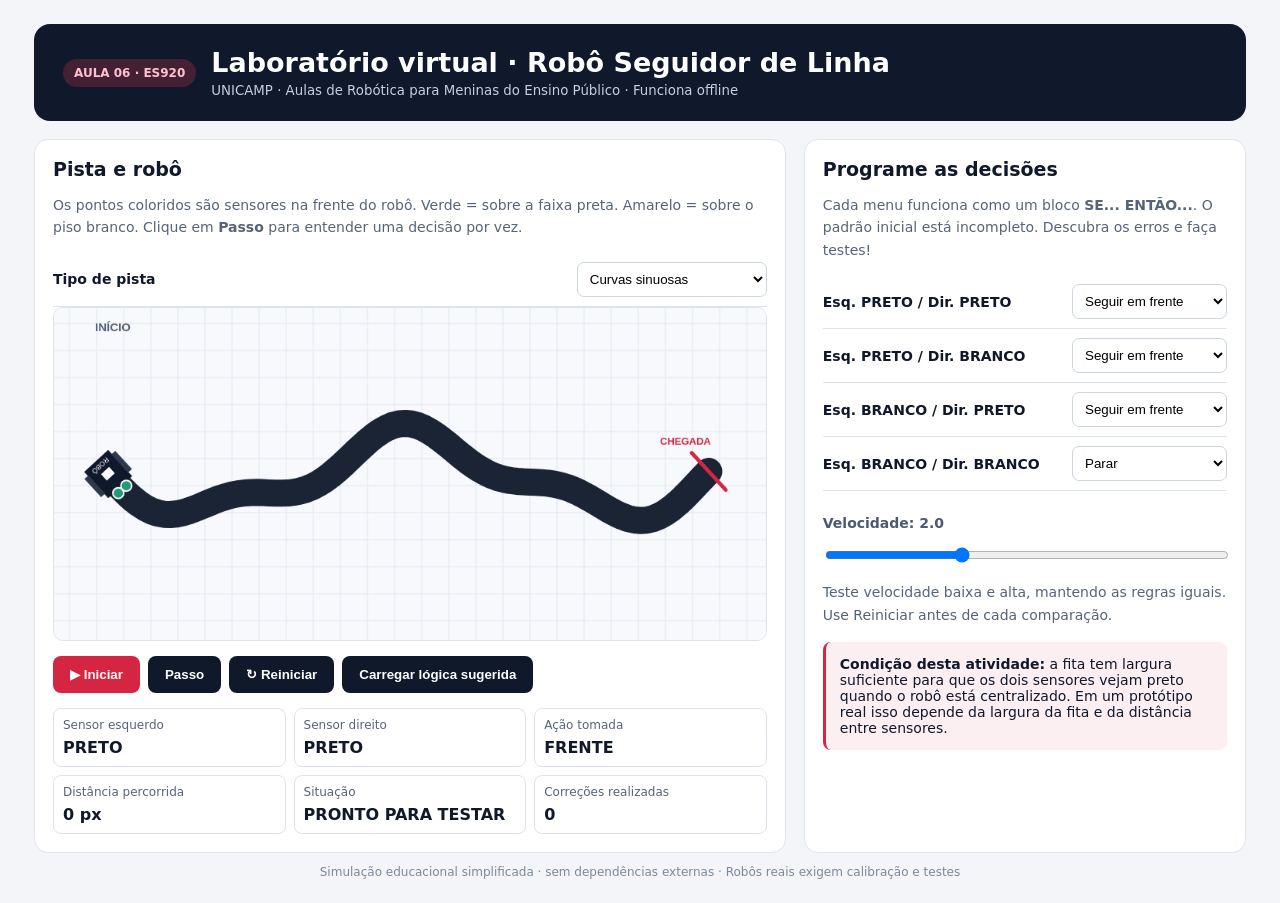
<file: Simulador_Offline_Robo_Seguidor_de_Linha.html>
<!DOCTYPE html><html lang="pt-BR"><head><meta charset="UTF-8"><meta name="viewport" content="width=device-width,initial-scale=1"><title>Laboratório: Robô Seguidor de Linha</title><style>
:root{--navy:#10182b;--red:#d62542;--muted:#56647a;--line:#dde4ec;--soft:#f5f7fa}*{box-sizing:border-box}body{margin:0;background:#f3f5f8;font:16px system-ui,Arial;color:#10182b}.page{max-width:1260px;margin:auto;padding:24px}header{border-radius:16px;background:var(--navy);color:#fff;padding:23px 29px;display:flex;align-items:center;gap:15px;flex-wrap:wrap}header h1{font-size:27px;margin:0}header small{display:block;color:#c5cfdd;margin-top:5px}.chip{background:#432033;color:#ffc1cd;border-radius:999px;padding:7px 11px;font-size:12px;font-weight:700}.layout{display:grid;grid-template-columns:minmax(0,1.7fr) minmax(300px,1fr);gap:18px;margin-top:18px}.panel{background:white;border:1px solid var(--line);border-radius:14px;padding:18px}h2{font-size:19px;margin:0 0 12px}.hint{color:var(--muted);font-size:14px;line-height:1.6}canvas{display:block;width:100%;height:auto;background:white;border:1px solid var(--line);border-radius:10px}.controls{display:flex;gap:8px;flex-wrap:wrap;margin:15px 0}.btn{border:0;border-radius:8px;color:white;padding:11px 17px;background:var(--navy);font-weight:700;cursor:pointer}.btn:hover{filter:brightness(1.1)}.btn.primary{background:var(--red)}.btn:focus-visible,select:focus-visible,input:focus-visible{outline:3px solid #79a1f6;outline-offset:2px}.row{display:grid;grid-template-columns:1fr auto;gap:12px;align-items:center;padding:9px 0;border-bottom:1px solid var(--line)}.row label{font-size:14px;font-weight:650}.row select{border:1px solid #ccd5e2;background:#fff;border-radius:7px;padding:8px;max-width:190px;min-width:155px}.legend{display:flex;gap:14px;flex-wrap:wrap;margin:10px 0}.pill{border-radius:6px;background:#ecf4f7;padding:7px 10px;font-weight:650;font-size:14px}.data{display:grid;grid-template-columns:repeat(3,minmax(0,1fr));gap:8px;margin-top:13px}.datum{border:1px solid var(--line);border-radius:8px;padding:9px;font-size:12px;color:var(--muted)}.datum b{display:block;color:var(--navy);font-size:16px;margin-top:6px}.danger{color:#b81d34}.ok{color:#237a62}.note{margin-top:16px;background:#fceff2;padding:14px;border-left:3px solid #d62542;border-radius:8px;font-size:14px}.footer{margin-top:12px;text-align:center;color:#7c899b;font-size:12px}.val{font-weight:650;font-size:14px;color:#4c5971}.meter{width:100%}@media(max-width:850px){.layout{grid-template-columns:1fr}.page{padding:9px}.data{grid-template-columns:repeat(2,minmax(0,1fr))}}
</style></head><body><div class="page"><header><span class="chip">AULA 06 · ES920</span><div><h1>Laboratório virtual · Robô Seguidor de Linha</h1><small>UNICAMP · Aulas de Robótica para Meninas do Ensino Público · Funciona offline</small></div></header><div class="layout"><section class="panel"><h2>Pista e robô</h2><p class="hint">Os pontos coloridos são sensores na frente do robô. Verde = sobre a faixa preta. Amarelo = sobre o piso branco. Clique em <b>Passo</b> para entender uma decisão por vez.</p><div class="row"><label for="track">Tipo de pista</label><select id="track"><option value="sinuosa">Curvas sinuosas</option><option value="sixty">Curvas de 60 graus</option><option value="mista">Curvas sinuosas e definidas</option></select></div><canvas id="c" width="920" height="430" aria-label="Vista superior da pista com robô, sensores e trajetória"></canvas><div class="controls"><button class="btn primary" id="run">▶ Iniciar</button><button class="btn" id="step">Passo</button><button class="btn" id="reset">↻ Reiniciar</button><button class="btn" id="correct">Carregar lógica sugerida</button></div><div class="data"><div class="datum">Sensor esquerdo<b id="left">—</b></div><div class="datum">Sensor direito<b id="right">—</b></div><div class="datum">Ação tomada<b id="action">—</b></div><div class="datum">Distância percorrida<b id="distance">0 px</b></div><div class="datum">Situação<b id="status">Preparado</b></div><div class="datum">Correções realizadas<b id="changes">0</b></div></div></section><section class="panel"><h2>Programe as decisões</h2><p class="hint">Cada menu funciona como um bloco <b>SE... ENTÃO...</b>. O padrão inicial está incompleto. Descubra os erros e faça testes!</p><div class="row"><label for="bb">Esq. PRETO / Dir. PRETO</label><select id="bb"><option value="forward">Seguir em frente</option><option value="left">Corrigir esquerda</option><option value="right">Corrigir direita</option><option value="stop">Parar</option></select></div><div class="row"><label for="bw">Esq. PRETO / Dir. BRANCO</label><select id="bw"><option value="forward">Seguir em frente</option><option value="left">Corrigir esquerda</option><option value="right">Corrigir direita</option><option value="stop">Parar</option></select></div><div class="row"><label for="wb">Esq. BRANCO / Dir. PRETO</label><select id="wb"><option value="forward">Seguir em frente</option><option value="left">Corrigir esquerda</option><option value="right">Corrigir direita</option><option value="stop">Parar</option></select></div><div class="row"><label for="ww">Esq. BRANCO / Dir. BRANCO</label><select id="ww"><option value="forward">Seguir em frente</option><option value="left">Corrigir esquerda</option><option value="right">Corrigir direita</option><option value="stop" selected>Parar</option></select></div><p class="val" style="margin-top:24px">Velocidade: <span id="speedVal">2.0</span></p><input class="meter" id="speed" type="range" min="1" max="4" value="2" step="0.5" aria-label="Velocidade do robô"><p class="hint">Teste velocidade baixa e alta, mantendo as regras iguais. Use Reiniciar antes de cada comparação.</p><div class="note"><b>Condição desta atividade:</b> a fita tem largura suficiente para que os dois sensores vejam preto quando o robô está centralizado. Em um protótipo real isso depende da largura da fita e da distância entre sensores.</div></section></div><div class="footer">Simulação educacional simplificada · sem dependências externas · Robôs reais exigem calibração e testes</div></div><script>
'use strict';const canvas=document.querySelector('#c'),ctx=canvas.getContext('2d');const field=['bb','bw','wb','ww'];const $=id=>document.getElementById(id);let r,playing=false,clock=null,steps=0,corrections=0,seen=0,track='sinuosa',trackPoints=[];
function buildTrack(){track=$('track').value;trackPoints=[];if(track==='sinuosa'){for(let x=70;x<=850;x+=8){trackPoints.push({x,y:215+48*Math.sin((x-70)*.012)+18*Math.sin((x-70)*.029)})}}else if(track==='sixty'){trackPoints=[{x:70,y:330},{x:220,y:330},{x:350,y:105},{x:500,y:105},{x:630,y:330},{x:780,y:330},{x:850,y:209}]}else{for(let i=0;i<=26;i++){const x=70+i*30,y=215+55*Math.sin(i*.38)+22*Math.sin(i*.82);trackPoints.push({x,y})};trackPoints.push({x:850,y:215})}}
function trackInfo(x,y){let best={distance:Infinity,x:trackPoints[0].x,y:trackPoints[0].y,tx:1,ty:0,point:0};for(let i=0;i<trackPoints.length-1;i++){const a=trackPoints[i],b=trackPoints[i+1],dx=b.x-a.x,dy=b.y-a.y,len2=dx*dx+dy*dy,t=Math.max(0,Math.min(1,((x-a.x)*dx+(y-a.y)*dy)/len2)),px=a.x+t*dx,py=a.y+t*dy,d=Math.hypot(x-px,y-py);if(d<best.distance){best={distance:d,x:px,y:py,tx:dx/Math.sqrt(len2),ty:dy/Math.sqrt(len2),point:i+t}}}return best}
function reset(){playing=false;if(clock){clearInterval(clock);clock=null}buildTrack();const start=trackPoints[0],next=trackPoints[1];r={x:start.x,y:start.y,angle:Math.atan2(next.y-start.y,next.x-start.x),dist:0};steps=0;corrections=0;seen=0;$('run').textContent='▶ Iniciar';update();draw()}
function sensors(){const vals=[];for(const side of [-7,7]){const f=27;const x=r.x+Math.cos(r.angle)*f-Math.sin(r.angle)*side,y=r.y+Math.sin(r.angle)*f+Math.cos(r.angle)*side;const info=trackInfo(x,y);vals.push({x,y,black:info.distance<=17.5})}return vals}
function state(){const s=sensors();return {s,key:(s[0].black?'b':'w')+(s[1].black?'b':'w')}}
function action(){return $(state().key).value}
function actionLabel(a){return ({forward:'FRENTE',left:'ESQUERDA',right:'DIREITA',stop:'PARAR'})[a]}
function tick(){const a=action();if(a==='stop'){playing=false;if(clock){clearInterval(clock);clock=null}$('run').textContent='▶ Iniciar';update();draw();return}const vel=Number($('speed').value),vL=(a==='left'?.36:1.0)*vel,vR=(a==='right'?.36:1.0)*vel; // modelo diferencial: roda da esquerda mais lenta -> giro para a esquerda
const xSpeed=(vL+vR)/2;r.angle+=(vL-vR)/27.0;r.x+=Math.cos(r.angle)*xSpeed;r.y+=Math.sin(r.angle)*xSpeed;r.dist+=Math.abs(xSpeed);if(a!=='forward')corrections++;steps++;if(Math.hypot(r.x-trackPoints[trackPoints.length-1].x,r.y-trackPoints[trackPoints.length-1].y)<24||r.y<15||r.y>415){playing=false;if(clock){clearInterval(clock);clock=null}$('run').textContent='▶ Iniciar'}update();draw()}
function update(){const st=state();$('left').textContent=st.s[0].black?'PRETO':'BRANCO';$('right').textContent=st.s[1].black?'PRETO':'BRANCO';$('action').textContent=actionLabel(action());$('distance').textContent=Math.round(r.dist)+' px';$('changes').textContent=corrections;const chegou=Math.hypot(r.x-trackPoints[trackPoints.length-1].x,r.y-trackPoints[trackPoints.length-1].y)<24;let label=chegou?'CHEGOU AO FIM':'EM TESTE';if(action()==='stop'&&!chegou)label='PARADO / LINHA PERDIDA';if(steps===0)label='PRONTO PARA TESTAR';$('status').textContent=label;$('speedVal').textContent=Number($('speed').value).toFixed(1)}
function draw(){ctx.clearRect(0,0,920,430);ctx.fillStyle='#f7f9fc';ctx.fillRect(0,0,920,430);ctx.strokeStyle='#e1e7ee';ctx.lineWidth=1;for(let x=20;x<=900;x+=35){ctx.beginPath();ctx.moveTo(x,0);ctx.lineTo(x,430);ctx.stroke()}for(let y=20;y<430;y+=35){ctx.beginPath();ctx.moveTo(0,y);ctx.lineTo(920,y);ctx.stroke()}
ctx.beginPath();trackPoints.forEach((p,i)=>i?ctx.lineTo(p.x,p.y):ctx.moveTo(p.x,p.y));ctx.lineCap='round';ctx.lineJoin='round';ctx.strokeStyle='#1b2435';ctx.lineWidth=35;ctx.stroke();const end=trackPoints[trackPoints.length-1];ctx.beginPath();ctx.moveTo(end.x-22,end.y-24);ctx.lineTo(end.x+22,end.y+24);ctx.strokeStyle='#d62542';ctx.lineWidth=5;ctx.stroke();ctx.font='bold 13px Arial';ctx.fillStyle='#d62542';ctx.fillText('CHEGADA',Math.max(45,end.x-63),Math.max(30,end.y-35));
ctx.save();ctx.translate(r.x,r.y);ctx.rotate(r.angle+Math.PI/2);ctx.fillStyle='#10182b';ctx.fillRect(-21,-23,42,46);ctx.fillStyle='#30394c';ctx.fillRect(-27,-16,7,32);ctx.fillRect(20,-16,7,32);ctx.fillStyle='#fff';ctx.fillRect(-7,-5,14,11);ctx.fillStyle='#fff';ctx.font='9px Arial';ctx.textAlign='center';ctx.fillText('ROBÔ',0,18);ctx.restore();for(const s of sensors()){ctx.beginPath();ctx.arc(s.x,s.y,7,0,2*Math.PI);ctx.fillStyle=s.black?'#229a74':'#e5ad2e';ctx.fill();ctx.strokeStyle='#fff';ctx.lineWidth=2;ctx.stroke()}ctx.font='bold 15px Arial';ctx.fillStyle='#56647a';ctx.fillText('INÍCIO',53,30)}
$('run').addEventListener('click',()=>{playing=!playing;if(playing){clock=setInterval(tick,36);$('run').textContent='⏸ Pausar'}else{if(clock)clearInterval(clock);clock=null;$('run').textContent='▶ Iniciar'}});$('step').addEventListener('click',()=>{if(playing){playing=false;clearInterval(clock);clock=null;$('run').textContent='▶ Iniciar'}tick()});$('reset').addEventListener('click',reset);$('correct').addEventListener('click',()=>{$('bb').value='forward';$('bw').value='left';$('wb').value='right';$('ww').value='stop';reset()});$('speed').addEventListener('input',update);$('track').addEventListener('change',reset);field.forEach(id=>$(id).addEventListener('change',update));reset();
</script></body></html>
</file>
<file: css/estilo.css>
/* Robótica na escola: estilo compartilhado por todas as páginas.
   As cores principais estão nas variáveis abaixo. Mude aqui e o site inteiro muda. */
:root {
  --noite: #1B1340;
  --creme: #FFF8F0;
  --violeta: #5B3DF5;
  --coral: #FF5C7A;
  --menta: #1FD1A5;
  --amarelo: #FFC93C;
  --ceu: #5CC8FF;
  --suave: #4A4270;
}
* { box-sizing: border-box; }
html { scroll-behavior: smooth; }
body { margin: 0; background: var(--creme); color: var(--noite); font-family: 'Inter', Arial, sans-serif; }
h1, h2, h3, .num, .logo { font-family: 'Space Grotesk', Arial, sans-serif; }
a { color: inherit; }
:focus-visible { outline: 3px solid var(--violeta); outline-offset: 3px; }
.wrap { max-width: 1200px; margin: 0 auto; padding: 0 24px; }
.pular { position: absolute; left: -999px; top: 8px; background: var(--noite); color: #fff; padding: 10px 16px; border-radius: 8px; z-index: 10; }
.pular:focus { left: 8px; }

/* Cabeçalho */
.cabecalho { display: flex; flex-wrap: wrap; gap: 12px; align-items: center; justify-content: space-between; padding: 20px 0; }
.logo { font-weight: 700; font-size: 22px; text-decoration: none; }
.cabecalho nav { display: flex; flex-wrap: wrap; gap: 8px 24px; }
.cabecalho nav a { text-decoration: none; font-weight: 500; padding: 8px 2px; border-bottom: 3px solid transparent; }
.cabecalho nav a:hover { color: var(--violeta); }
.cabecalho nav a[aria-current="page"] { border-bottom-color: var(--coral); font-weight: 700; }

/* Botões */
.btn { display: inline-block; font-weight: 700; text-decoration: none; padding: 15px 26px; border-radius: 999px; min-height: 44px; }
.btn-violeta { background: var(--violeta); color: #fff; }
.btn-violeta:hover, .btn-noite:hover { background: var(--noite); }
.btn-noite { background: var(--noite); color: #fff; }
.btn-noite:hover { background: var(--violeta); }
.btn-borda { border: 2px solid var(--noite); padding: 13px 24px; }
.btn-borda:hover { background: var(--noite); color: #fff; }
button { font: inherit; font-weight: 700; border: 0; background: var(--violeta); color: #fff; padding: 13px 26px; border-radius: 999px; min-height: 44px; cursor: pointer; }
button:hover { background: var(--noite); }
.btn-link { background: none; color: var(--suave); text-decoration: underline; font-weight: 500; padding: 8px; min-height: 0; font-size: 14px; }
.btn-link:hover { background: none; color: var(--coral); }

/* Início */
.hero { display: flex; flex-wrap: wrap; gap: 40px; align-items: center; padding: 24px 0 56px; }
.hero-texto { flex: 1 1 360px; }
.selo { display: inline-block; background: var(--amarelo); font-weight: 700; font-size: 13px; padding: 6px 14px; border-radius: 999px; }
.hero h1 { font-size: clamp(40px, 7vw, 64px); line-height: 1.03; margin: 18px 0 16px; }
.hero p { font-size: 19px; line-height: 1.5; margin: 0 0 26px; max-width: 480px; }
.botoes { display: flex; flex-wrap: wrap; gap: 12px; }
.hero-arte { flex: 1 1 320px; min-height: 380px; background: var(--violeta); border-radius: 40px; position: relative; display: flex; align-items: center; justify-content: center; }
.chip { position: absolute; font-weight: 700; font-size: 14px; padding: 10px 16px; border-radius: 16px; }
.chip-a { top: 28px; left: 24px; background: #fff; }
.chip-b { bottom: 28px; right: 24px; background: var(--menta); }
.robo { animation: flutuar 3s ease-in-out infinite; }
@keyframes flutuar { 0%, 100% { transform: translateY(0); } 50% { transform: translateY(-10px); } }
section { padding: 8px 0 56px; }
h2 { font-size: clamp(26px, 4vw, 36px); margin: 0 0 8px; }
.sub { font-size: 17px; line-height: 1.5; margin: 0 0 26px; color: var(--suave); }

.trilha { display: grid; grid-template-columns: repeat(auto-fit, minmax(260px, 1fr)); gap: 18px; }
.card { display: flex; flex-direction: column; min-height: 220px; padding: 24px; border-radius: 28px; text-decoration: none; transition: transform .18s ease, box-shadow .18s ease; }
.card:hover { transform: translateY(-6px); box-shadow: 0 12px 24px rgba(27, 19, 64, .22); }
.num { font-size: 46px; font-weight: 700; line-height: 1; }
.card h3 { margin: 8px 0 6px; font-size: 21px; line-height: 1.2; }
.card p { margin: 0 0 14px; font-size: 15px; line-height: 1.45; }
.mini { height: 8px; background: #fff; border-radius: 99px; overflow: hidden; margin-bottom: 14px; }
.mini > div { height: 8px; width: 0; background: var(--violeta); border-radius: 99px; transition: width .4s ease; }
.tag { margin-top: auto; align-self: flex-start; padding: 6px 14px; border-radius: 999px; background: #fff; color: var(--noite); font-size: 13px; font-weight: 700; }

/* Cores por missão */
.cor-violeta { background: var(--violeta); color: #fff; }
.cor-amarelo { background: var(--amarelo); }
.cor-menta { background: var(--menta); }
.cor-coral { background: var(--coral); }
.cor-ceu { background: var(--ceu); }
.cor-noite { background: var(--noite); color: #fff; }
.cor-violeta .num, .cor-noite .num { color: var(--amarelo); }
.cor-violeta .mini > div, .cor-noite .mini > div { background: var(--amarelo); }
.cor-noite .mini { background: #4A4270; }

.conquistas { display: grid; grid-template-columns: repeat(auto-fit, minmax(150px, 1fr)); gap: 16px; }
.badge { background: #fff; border: 2px solid var(--noite); border-radius: 24px; padding: 20px 12px; text-align: center; font-weight: 700; font-size: 15px; }
.badge i { display: block; width: 64px; height: 64px; border-radius: 50%; margin: 0 auto 10px; background: #D9D4EC; }
.badge small { display: block; margin-top: 4px; font-weight: 500; color: var(--suave); }
.badge.on i { background: var(--c); }
.badge.on { border-color: var(--violeta); }

.cta { display: flex; flex-wrap: wrap; gap: 20px; align-items: center; justify-content: space-between; background: var(--coral); border-radius: 36px; padding: 36px; margin-bottom: 24px; }
.cta h2 { margin-bottom: 6px; }
.cta p { margin: 0; font-size: 17px; line-height: 1.5; max-width: 560px; }
.reset { text-align: center; margin: 0 0 24px; }
.rodape-site { text-align: center; font-size: 14px; color: var(--suave); padding: 8px 0 32px; }

/* Módulos */
.topo-modulo { border-radius: 36px; padding: 36px; }
.topo-modulo .missao { font-weight: 700; font-size: 14px; }
.topo-modulo h1 { font-size: clamp(32px, 6vw, 52px); line-height: 1.05; margin: 8px 0 12px; }
.topo-modulo p { font-size: 19px; line-height: 1.5; margin: 0 0 22px; max-width: 700px; }
.barra-linha { display: flex; align-items: center; gap: 14px; max-width: 520px; font-weight: 700; font-size: 14px; }
.barra { flex: 1; height: 14px; background: #fff; border-radius: 99px; overflow: hidden; }
.barra > div { height: 14px; background: var(--violeta); border-radius: 99px; transition: width .3s ease; }
.cor-violeta .barra > div, .cor-noite .barra > div { background: var(--amarelo); }
.cor-noite .barra { background: #4A4270; }

.layout { display: flex; flex-wrap: wrap; gap: 32px; padding: 40px 0 32px; align-items: flex-start; }
.principal { flex: 3 1 460px; min-width: 0; }
.lateral { flex: 2 1 320px; display: flex; flex-direction: column; gap: 20px; }
.principal h2 { font-size: clamp(24px, 4vw, 32px); margin: 0 0 16px; }
.principal h2.espaco { margin-top: 40px; }

details { background: #fff; border: 2px solid var(--noite); border-radius: 24px; padding: 4px 24px; margin-bottom: 12px; }
details[open] { border-color: var(--violeta); }
summary { list-style: none; cursor: pointer; display: flex; align-items: center; gap: 12px; min-height: 60px; font-weight: 700; font-size: 19px; }
summary::-webkit-details-marker { display: none; }
summary::after { content: "+"; font-size: 26px; line-height: 1; }
details[open] summary::after { content: "\2212"; }
.estado { font-size: 13px; padding: 4px 12px; border-radius: 99px; background: #EDE9F7; white-space: nowrap; margin-left: auto; font-weight: 700; }
details.feito .estado { background: var(--menta); }
.conteudo { font-size: 16px; line-height: 1.6; padding-bottom: 20px; }
.conteudo p { margin: 0 0 12px; }
.dica { background: #E9E4FF; border-radius: 16px; padding: 14px 18px; font-size: 15px; margin-bottom: 16px; }

.quiz { background: #fff; border: 2px solid var(--noite); border-radius: 24px; padding: 24px; }
.pergunta { font-weight: 700; font-size: 18px; margin: 0 0 10px; }
label.opcao { display: flex; gap: 12px; align-items: center; min-height: 44px; font-size: 16px; cursor: pointer; }
input[type=radio], input[type=checkbox] { width: 20px; height: 20px; flex: none; accent-color: var(--violeta); }
.quiz button { margin-top: 12px; }
#resposta { margin: 12px 0 0; font-weight: 700; min-height: 24px; }
#resposta.certo { color: #0B7A5F; }
#resposta.errado { color: #B3123A; }

.pratica { background: var(--violeta); color: #fff; border-radius: 32px; padding: 28px; }
.pratica .rotulo { font-weight: 700; font-size: 14px; color: var(--amarelo); }
.pratica h3 { font-size: 26px; margin: 8px 0 10px; }
.pratica p { font-size: 16px; line-height: 1.5; margin: 0 0 16px; }
.pratica .sub { display: block; font-weight: 700; font-size: 14px; color: #fff; margin: 0; }
.pratica .lista { font-size: 15px; margin: 4px 0 16px; padding-left: 20px; line-height: 1.5; }
.barra-pratica { margin: 8px 0 6px; flex: none; }
.barra-pratica > div { background: var(--menta); }
.extra { margin-top: 14px; background: var(--amarelo); color: var(--noite); border-radius: 16px; padding: 12px 16px; font-size: 15px; font-weight: 700; }
.bug { background: var(--menta); border-radius: 32px; padding: 24px; }
.bug p { font-size: 15px; line-height: 1.5; margin: 6px 0 0; }
.rodape-modulo { display: flex; flex-wrap: wrap; gap: 12px; justify-content: space-between; padding: 0 0 48px; }

/* Galeria e glossário */
.miolo { padding-top: 16px; }
.titulo-pagina { font-size: clamp(32px, 6vw, 48px); margin: 0 0 8px; }
.galeria { display: grid; grid-template-columns: repeat(auto-fit, minmax(260px, 1fr)); gap: 20px; margin-bottom: 40px; }
.projeto { background: #fff; border: 2px solid var(--noite); border-radius: 28px; overflow: hidden; padding-bottom: 20px; }
.projeto .foto { height: 180px; }
.projeto h3 { margin: 16px 20px 4px; font-size: 20px; }
.projeto p { margin: 0 20px 8px; font-size: 15px; line-height: 1.5; }
.projeto .autoras { color: var(--suave); font-size: 13px; font-weight: 700; }
.rotulo-busca { display: block; font-weight: 700; margin-bottom: 6px; }
#busca { width: 100%; max-width: 480px; font: inherit; padding: 14px 18px; border: 2px solid var(--noite); border-radius: 999px; background: #fff; min-height: 48px; }
.lista-termos { margin: 28px 0 0; display: grid; grid-template-columns: repeat(auto-fit, minmax(280px, 1fr)); gap: 14px; }
.termo { background: #fff; border: 2px solid var(--noite); border-radius: 20px; padding: 16px 20px; }
.termo dt { font-weight: 700; font-size: 18px; font-family: 'Space Grotesk', Arial, sans-serif; margin-bottom: 4px; }
.termo dd { margin: 0; font-size: 15px; line-height: 1.5; }

.topo-reforco { margin-bottom: 24px; }
.grade-reforco { display:grid; grid-template-columns:repeat(auto-fit, minmax(290px, 1fr)); gap:16px; padding:8px 0 40px; }
.desafio-reforco { display:flex; flex-direction:column; align-items:flex-start; justify-content:space-between; gap:18px; min-height:150px; background:#fff; border:2px solid var(--noite); border-radius:20px; padding:22px; }
.desafio-reforco h2 { margin:0; font-size:22px; }
.desafio-reforco .btn { padding:11px 20px; }
.atividade-arduino { display:block; grid-column:1 / -1; width:100%; min-height:0; padding:4px 24px; }
.atividade-arduino summary { min-height:60px; }
.atividade-arduino .conteudo { padding-bottom:20px; }
.atividade-arduino h3 { margin:10px 0 0; font-size:19px; }
.atividade-arduino p, .atividade-arduino li { max-width:860px; line-height:1.55; }
.atividade-arduino ul, .atividade-arduino ol { margin:0; padding-left:24px; }
.codigo-atividade { width:100%; max-width:900px; overflow-x:auto; margin:0; padding:18px; border-radius:12px; background:var(--noite); color:#fff; font:14px/1.55 Consolas, 'Courier New', monospace; }
.codigo-atividade code { white-space:pre; }
.imagem-circuito { max-width:860px; margin:18px 0; }
.imagem-circuito img { display:block; width:100%; height:auto; border:1px solid #D9D4EC; border-radius:12px; }
.imagem-circuito figcaption { margin-top:7px; color:var(--suave); font-size:13px; }

@media (max-width: 560px) {
  .wrap { padding: 0 16px; }
  .topo-modulo, .cta { padding: 24px; border-radius: 28px; }
  details { padding: 2px 16px; }
  summary { font-size: 17px; }
}
@media (prefers-reduced-motion: reduce) {
  html { scroll-behavior: auto; }
  .robo { animation: none; }
  .card, .barra > div, .mini > div { transition: none; }
  .card:hover { transform: none; }
}

/* Abas e apresentações de slides por missão */
.abas-modulo { display:flex; gap:10px; flex-wrap:wrap; margin:26px 0 12px; border-bottom:2px solid var(--noite); }
.aba-modulo { cursor:pointer; padding:12px 18px; border:2px solid var(--noite); border-bottom:0; border-radius:14px 14px 0 0; background:#fff; font:inherit; font-weight:700; color:var(--noite); }
.aba-modulo.ativa { background:var(--violeta); color:#fff; }
.painel-slides,
.painel-material { background:#fff; border:2px solid var(--noite); border-radius:24px; padding:24px; margin:20px 0 32px; }
.painel-slides[hidden],
.painel-material[hidden],
.painel-simulador[hidden] { display:none !important; }
.painel-simulador { background:#fff; border:2px solid var(--noite); border-radius:24px; padding:24px; margin:20px 0 32px; }
.acoes-simulador { display:flex; justify-content:flex-end; margin:16px 0; }
.visualizador-simulador { position:relative; width:100%; height:760px; background:#f2f2f2; border:2px solid var(--noite); border-radius:16px; overflow:hidden; }
.visualizador-simulador iframe { width:100%; height:100%; border:0; }
@media (max-width:850px) { .visualizador-simulador { height:620px; } .acoes-simulador { justify-content:flex-start; } }
.lista-downloads { display:grid; grid-template-columns:repeat(auto-fit, minmax(250px, 1fr)); gap:14px; margin-top:20px; }
.card-download { display:flex; align-items:center; gap:14px; min-height:88px; padding:18px; border:2px solid var(--noite); border-radius:16px; background:#fff; color:var(--noite); text-decoration:none; transition:transform .15s ease, box-shadow .15s ease, border-color .15s ease; }
.card-download:hover { transform:translateY(-2px); box-shadow:0 6px 0 var(--noite); border-color:var(--violeta); }
.card-download:focus-visible { outline:3px solid var(--ceu); outline-offset:3px; }
.card-download .arquivo { display:flex; align-items:center; justify-content:center; flex:none; width:48px; height:48px; border-radius:12px; background:#E9E4FF; font-size:13px; font-weight:700; }
.card-download .descricao { display:flex; flex-direction:column; gap:4px; line-height:1.3; }
.card-download strong { font-size:17px; }
.card-download small { opacity:.75; }
@media (max-width:540px) { .lista-downloads { grid-template-columns:1fr; } }
.campo-slides { display:flex; flex-wrap:wrap; gap:12px; align-items:center; margin:20px 0; }
.campo-slides label { font-weight:700; flex-basis:100%; }
.campo-slides input { flex:1 1 320px; min-width:0; padding:12px; border:2px solid var(--noite); border-radius:12px; font:inherit; }
.visualizador-slides { position:relative; width:100%; aspect-ratio:16/9; background:#f2f2f2; border-radius:16px; overflow:hidden; }
.visualizador-slides iframe { width:100%; height:100%; border:0; }
.nota-slides { font-size:.9rem; opacity:.8; }
</file>
